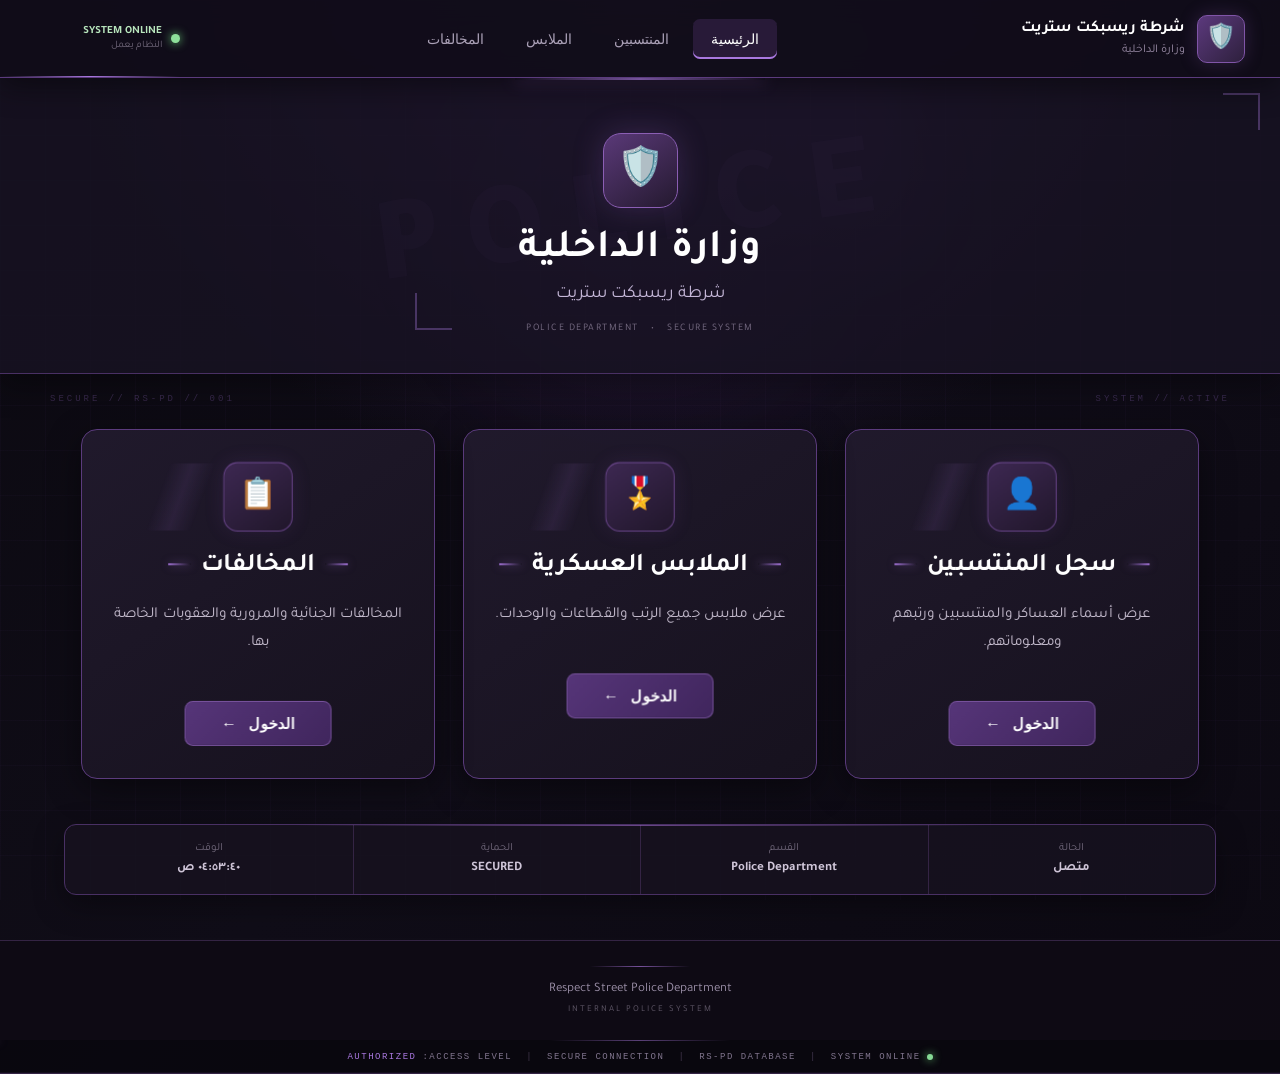
<file: index.html>
<html lang="ar" dir="rtl"><head>
    <meta charset="UTF-8">
    <meta name="viewport" content="width=device-width, initial-scale=1.0">

    <title>شرطة ريسبكت ستريت</title>

    <link rel="stylesheet" href="style.css">
<link rel="preconnect" href="https://fonts.googleapis.com"><link rel="preconnect" href="https://fonts.gstatic.com" crossorigin=""><link href="https://fonts.googleapis.com/css2?family=Tajawal:wght@400;500;700;800;900&amp;display=swap" rel="stylesheet"></head>





<body style="--mouse-x: 99.48717948717949%; --mouse-y: 30.476190476190478%;">

    <!-- الشريط العلوي -->
    <nav class="top-bar">

        <div class="brand">
            <div class="brand-icon">🛡️</div>

            <div>
                <h2>شرطة ريسبكت ستريت</h2>
                <span>وزارة الداخلية</span>
            </div>
        </div>

        <div class="nav-links">

            <button onclick="location.href='index.html'" class="active">
                الرئيسية
            </button>

            <button onclick="location.href='personnel.html'">
                المنتسبين
            </button>

            <button onclick="location.href='uniforms.html'">
                الملابس
            </button>

            <button onclick="location.href='violations.html'">
                المخالفات
            </button>

        </div>

        <div class="system-status">
            <span class="status-dot"></span>

            <div>
                <strong>SYSTEM ONLINE</strong>
                <small>النظام يعمل</small>
            </div>
        </div>

    </nav>


    <!-- الهيدر -->
    <header>

        <div class="header-line"></div>

        <div class="badge">
            🛡️
        </div>

        <h1>وزارة الداخلية</h1>

        <p>شرطة ريسبكت ستريت</p>

        <div class="header-status">
            <span>SECURE SYSTEM</span>
            <span>•</span>
            <span>POLICE DEPARTMENT</span>
        </div>

    </header>


    <!-- المحتوى -->
    <main class="dashboard">

        <div class="card" style="--card-glow-x: 124.66666666666666%; --card-glow-y: -43.78213507625272%; transform: translateY(0px) scale(1);">

            <div class="card-icon">
                👤
            </div>

            <h2>سجل المنتسبين</h2>

            <p>
                عرض أسماء العساكر والمنتسبين
                ورتبهم ومعلوماتهم.
            </p>

            <button onclick="location.href='personnel.html'">
                الدخول
                <span>←</span>
            </button>

        </div>


        <div class="card" style="--card-glow-x: 232.13333333333335%; --card-glow-y: -43.78213507625272%; transform: translateY(0px) scale(1);">

            <div class="card-icon">
                🎖️
            </div>

            <h2>الملابس العسكرية</h2>

            <p>
                عرض ملابس جميع الرتب
                والقطاعات والوحدات.
            </p>

            <button onclick="location.href='uniforms.html'">
                الدخول
                <span>←</span>
            </button>

        </div>


        <div class="card" style="--card-glow-x: 339.59999999999997%; --card-glow-y: -43.78213507625272%; transform: translateY(0px) scale(1);">

            <div class="card-icon">
                📋
            </div>

            <h2>المخالفات</h2>

            <p>
                المخالفات الجنائية والمرورية
                والعقوبات الخاصة بها.
            </p>

            <button onclick="location.href='violations.html'">
                الدخول
                <span>←</span>
            </button>

        </div>

    </main>


    <!-- معلومات النظام -->
    <section class="system-panel">

        <div class="system-item">
            <span>الحالة</span>
            <strong>متصل</strong>
        </div>

        <div class="system-item">
            <span>القسم</span>
            <strong>Police Department</strong>
        </div>

        <div class="system-item">
            <span>الحماية</span>
            <strong>SECURED</strong>
        </div>

        <div class="system-item">
            <span>الوقت</span>
            <strong id="clock">١١:١٦:١١ م</strong>
        </div>

    </section>


    <!-- الفوتر -->
    <footer>

        <div class="footer-line"></div>

        <p>
            Respect Street Police Department
        </p>

        <small>
            INTERNAL POLICE SYSTEM
        </small>

    </footer>


    <script>

        function updateClock() {

            const now = new Date();

            const time =
                now.toLocaleTimeString("ar-IQ", {
                    hour: "2-digit",
                    minute: "2-digit",
                    second: "2-digit"
                });document.getElementById("clock").textContent = time;
        }

        updateClock();

        setInterval(updateClock, 1000);

    </script>
<script>

document.addEventListener("mousemove", function(event) {

    const x =
        (event.clientX / window.innerWidth) * 100;

    const y =
        (event.clientY / window.innerHeight) * 100;

    document.body.style.setProperty(
        "--mouse-x",
        x + "%"
    );

    document.body.style.setProperty(
        "--mouse-y",
        y + "%"
    );


    const cards =
        document.querySelectorAll(".card");

    cards.forEach(function(card) {

        const rect =
            card.getBoundingClientRect();

        const cardX =
            ((event.clientX - rect.left) / rect.width) * 100;

        const cardY =
            ((event.clientY - rect.top) / rect.height) * 100;

        card.style.setProperty(
            "--card-glow-x",
            cardX + "%"
        );

        card.style.setProperty(
            "--card-glow-y",
            cardY + "%"
        );

    });

});

</script>
<script>

const cards = document.querySelectorAll(".card");

cards.forEach(function(card) {

    card.addEventListener("mousemove", function(event) {

        const rect = card.getBoundingClientRect();

        const x =
            event.clientX - rect.left;

        const y =
            event.clientY - rect.top;

        const centerX =
            rect.width / 2;

        const centerY =
            rect.height / 2;

        const rotateY =
            ((x - centerX) / centerX) * 5;

        const rotateX =
            ((centerY - y) / centerY) * 5;

        card.style.transform =
            "perspective(1000px) " +
            "rotateX(" + rotateX + "deg) " +
            "rotateY(" + rotateY + "deg) " +
            "translateY(-10px) " +
            "scale(1.02)";

    });


    card.addEventListener("mouseleave", function() {

        card.style.transform =
            "translateY(0) scale(1)";

    });

});

</script>
<!-- Code injected by live-server -->
<script>
	// <![CDATA[  <-- For SVG support
	if ('WebSocket' in window) {
		(function () {
			function refreshCSS() {
				var sheets = [].slice.call(document.getElementsByTagName("link"));
				var head = document.getElementsByTagName("head")[0];
				for (var i = 0; i < sheets.length; ++i) {
					var elem = sheets[i];
					var parent = elem.parentElement || head;
					parent.removeChild(elem);
					var rel = elem.rel;
					if (elem.href && typeof rel != "string" || rel.length == 0 || rel.toLowerCase() == "stylesheet") {
						var url = elem.href.replace(/(&|\?)_cacheOverride=\d+/, '');
						elem.href = url + (url.indexOf('?') >= 0 ? '&' : '?') + '_cacheOverride=' + (new Date().valueOf());
					}
					parent.appendChild(elem);
				}
			}
			var protocol = window.location.protocol === 'http:' ? 'ws://' : 'wss://';
			var address = protocol + window.location.host + window.location.pathname + '/ws';
			var socket = new WebSocket(address);
			socket.onmessage = function (msg) {
				if (msg.data == 'reload') window.location.reload();
				else if (msg.data == 'refreshcss') refreshCSS();
			};
			if (sessionStorage && !sessionStorage.getItem('IsThisFirstTime_Log_From_LiveServer')) {
				console.log('Live reload enabled.');
				sessionStorage.setItem('IsThisFirstTime_Log_From_LiveServer', true);
			}
		})();
	}
	else {
		console.error('Upgrade your browser. This Browser is NOT supported WebSocket for Live-Reloading.');
	}
	// ]]>
</script>

<div class="page-transition"></div>
<!-- شريط العمليات -->
<div class="operation-bar">

    <div class="operation-item">
        <span class="live-dot"></span>
        SYSTEM ONLINE
    </div>

    <div class="operation-divider">|</div>

    <div class="operation-item">
        RS-PD DATABASE
    </div>

    <div class="operation-divider">|</div>

    <div class="operation-item">
        SECURE CONNECTION
    </div>

    <div class="operation-divider">|</div>

    <div class="operation-item">
        ACCESS LEVEL:
        <strong>AUTHORIZED</strong>
    </div>

    <div class="operation-scan"></div>

</div>
</body></html>
</file>
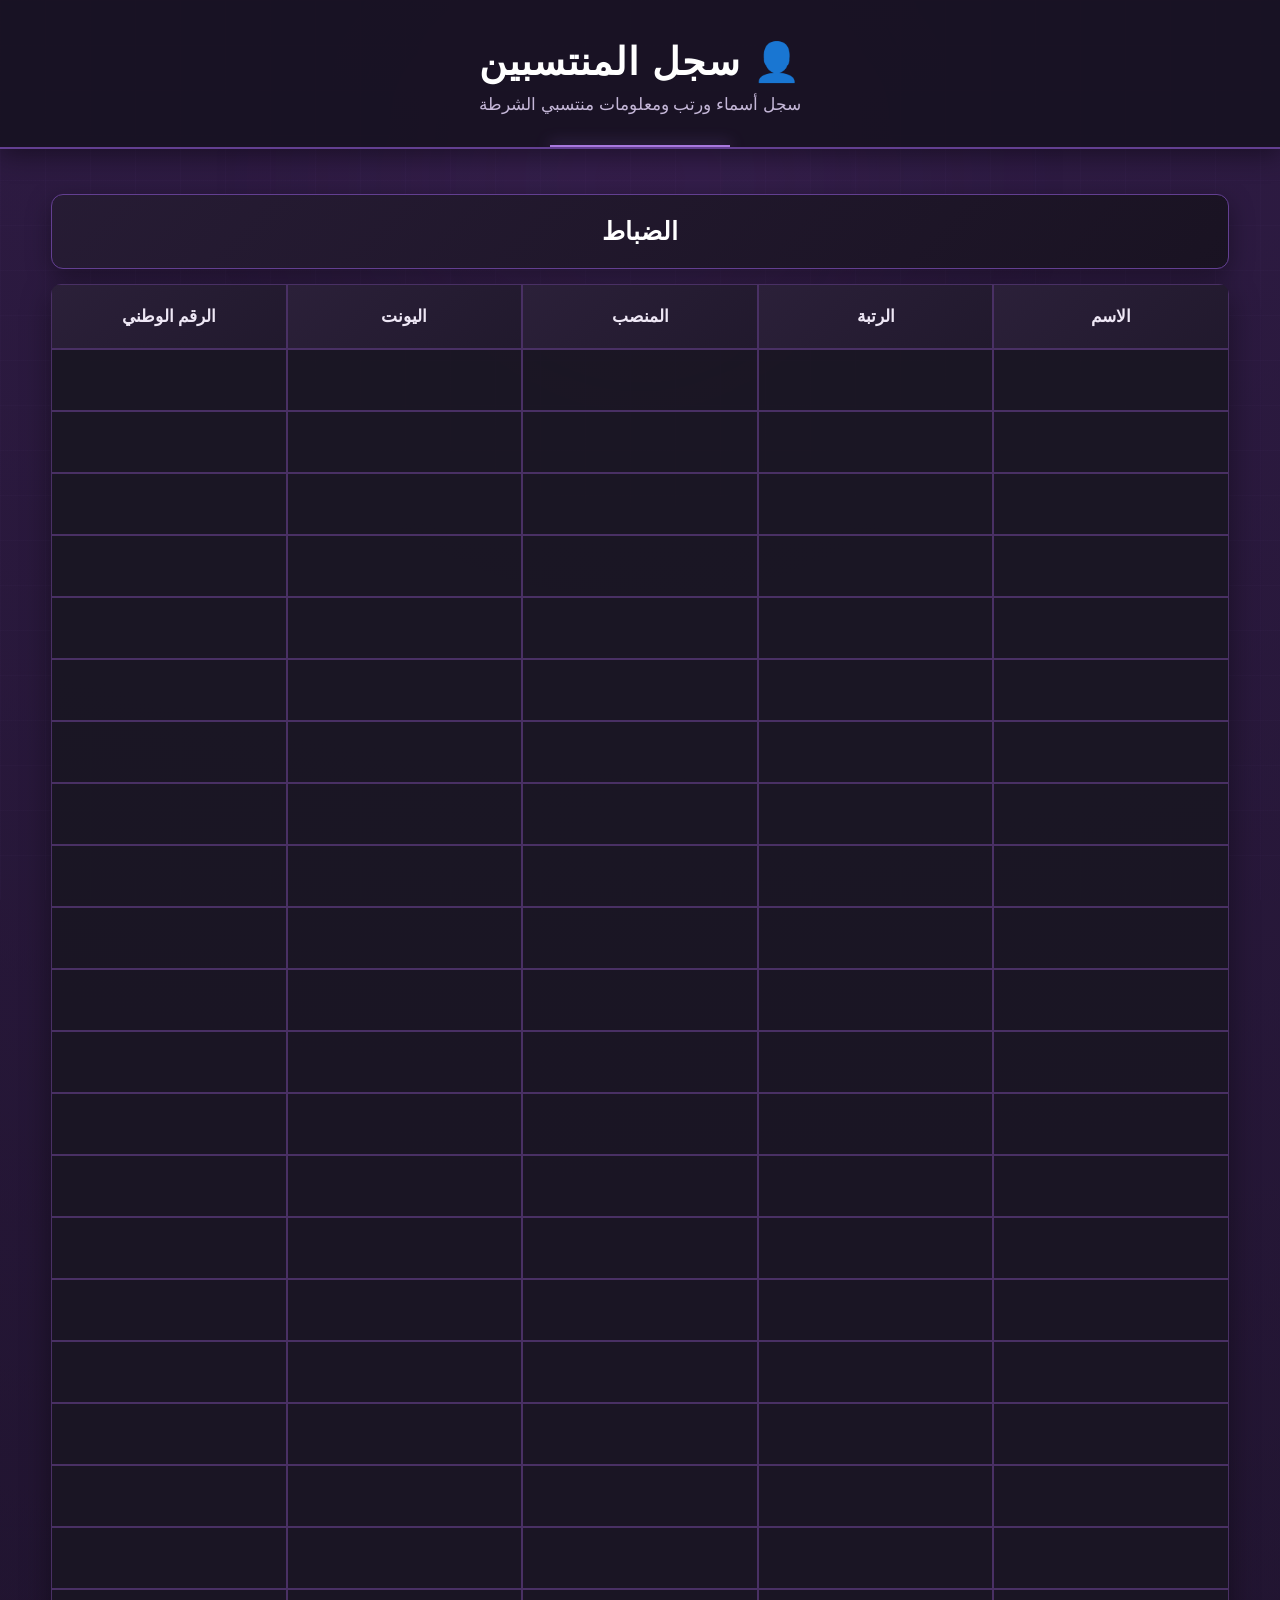
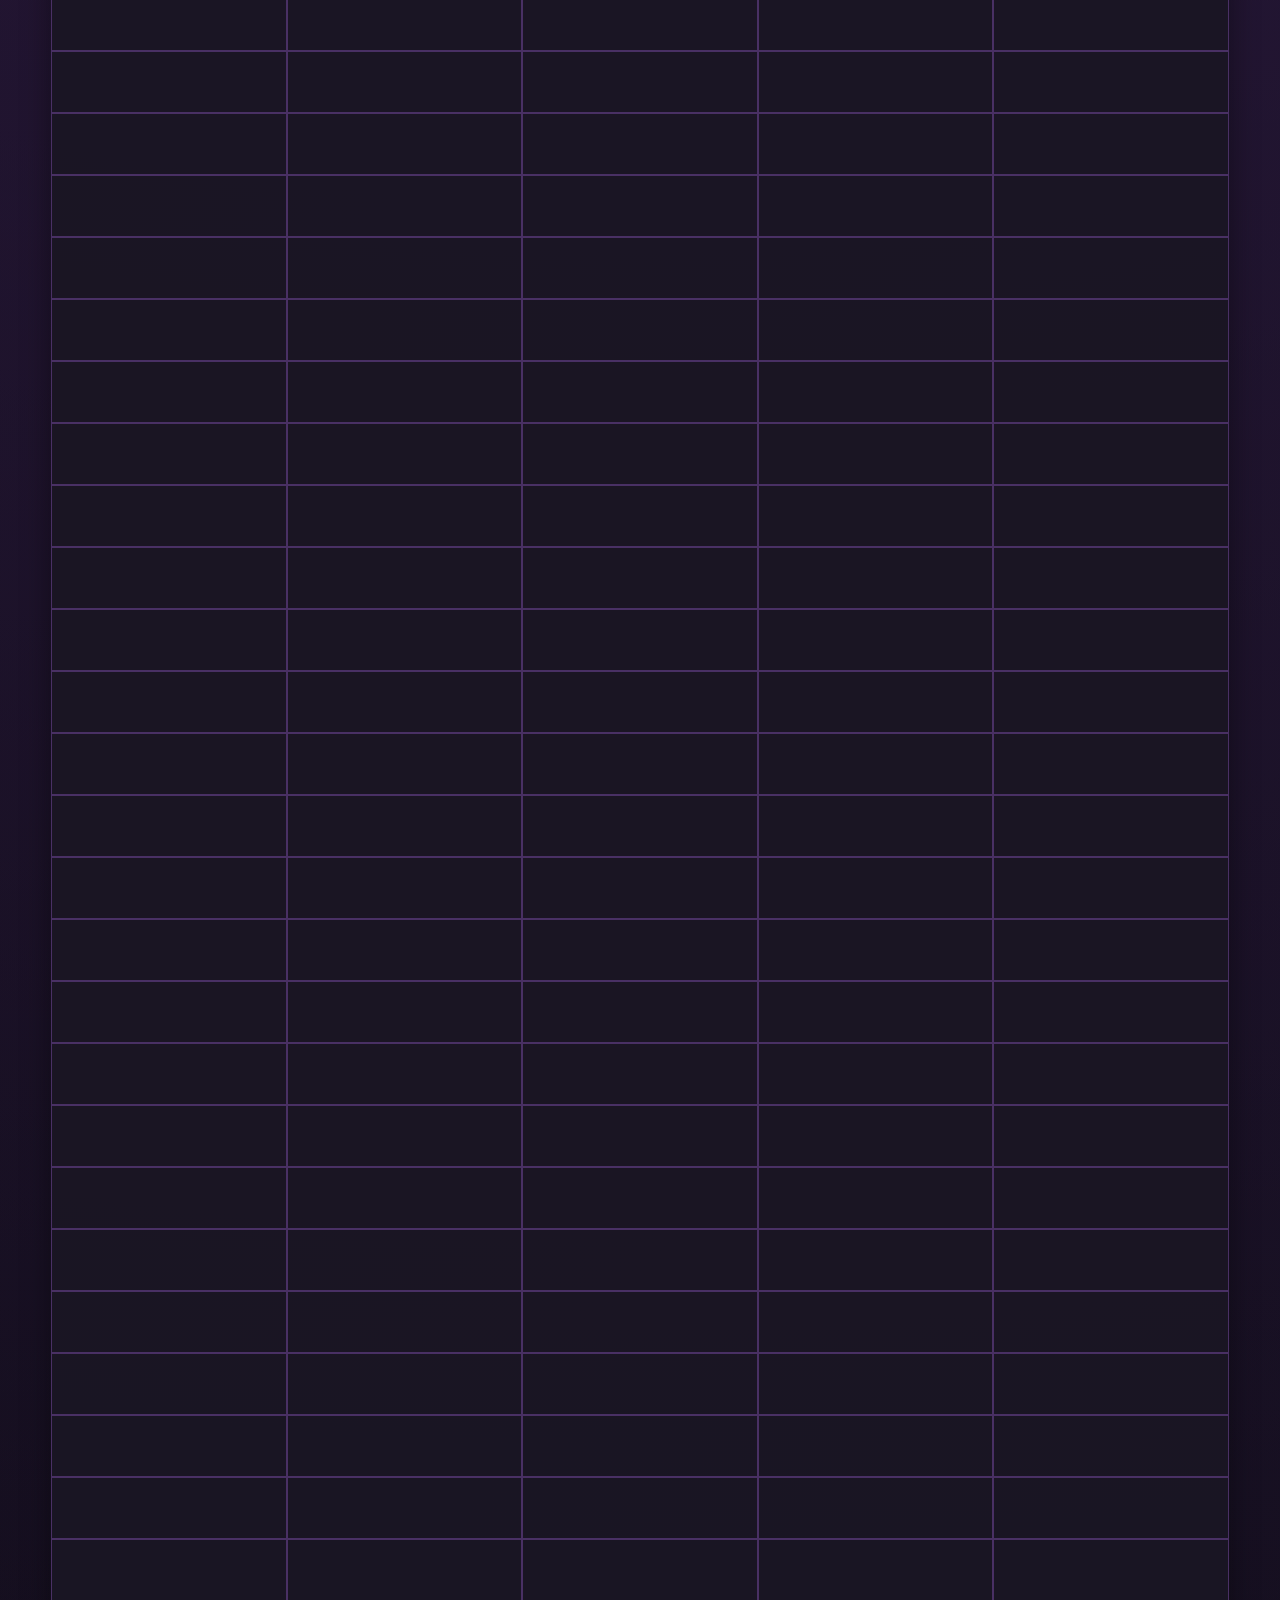
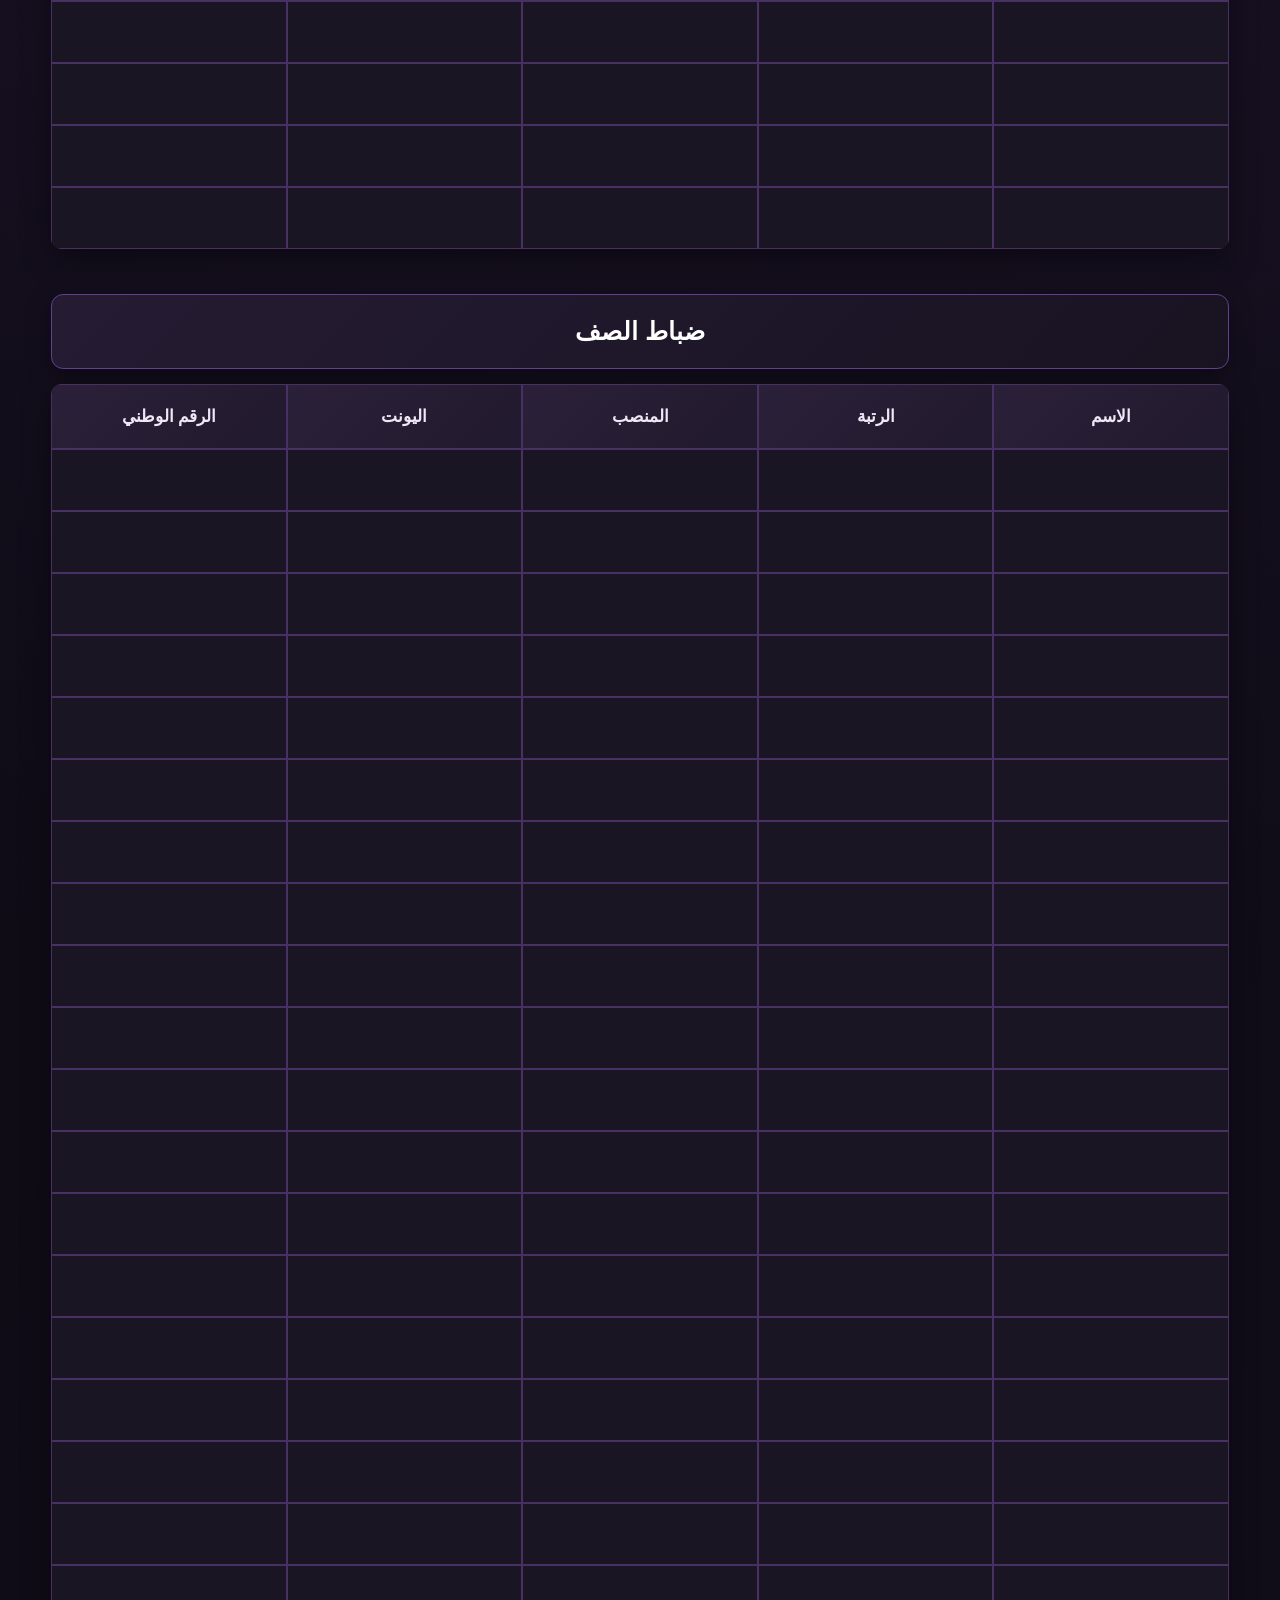
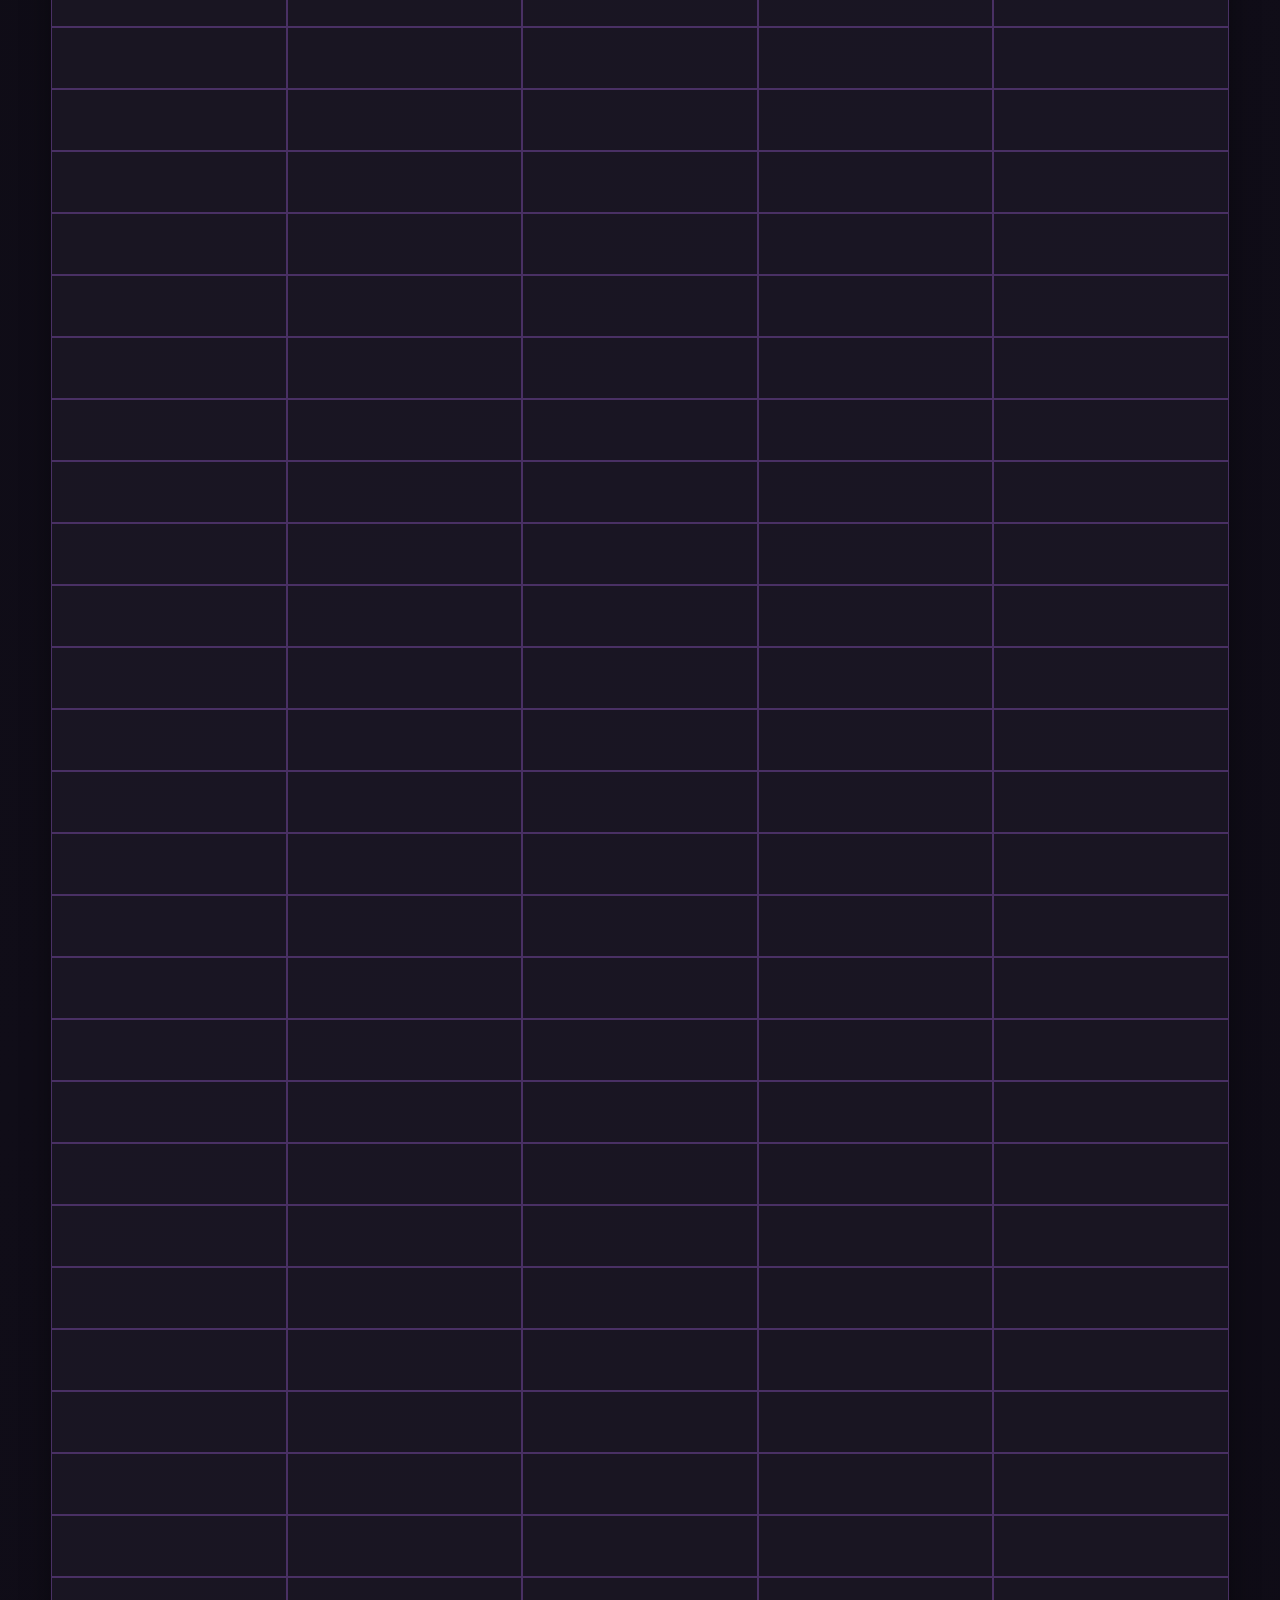
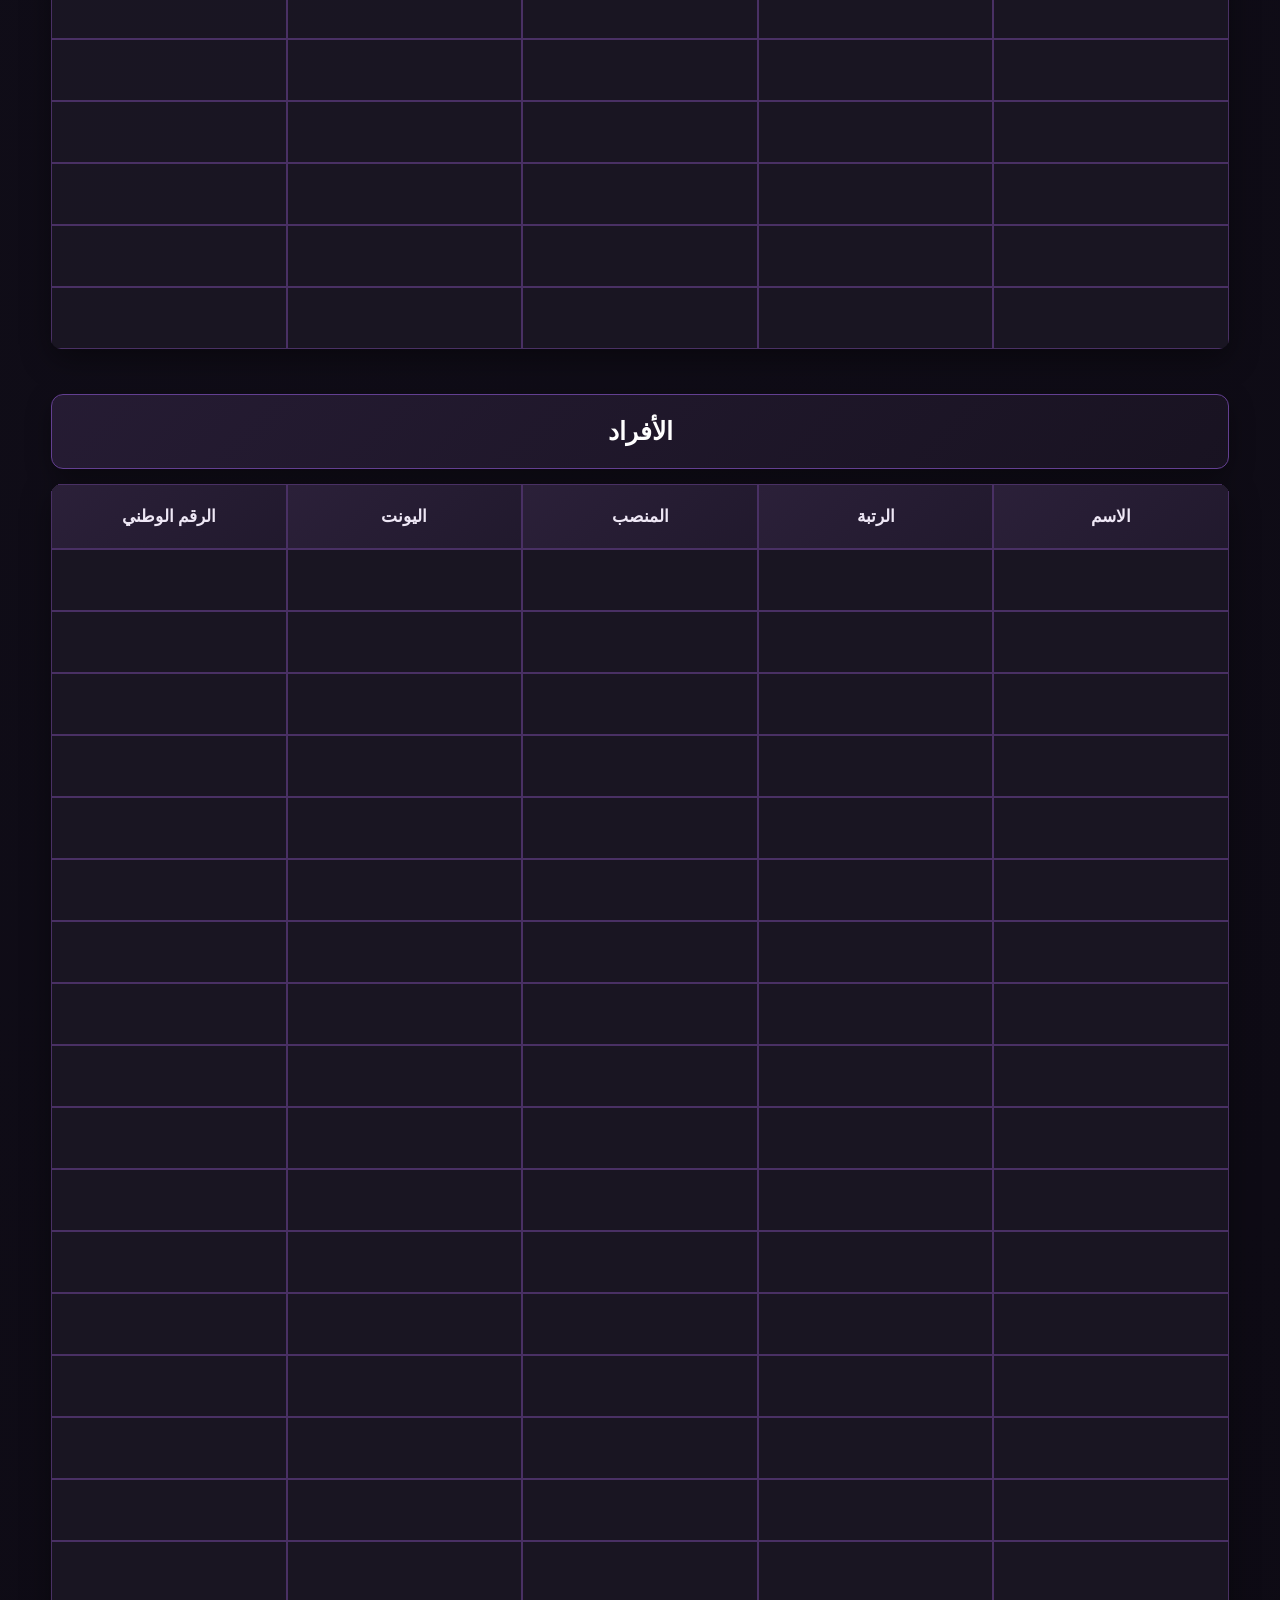
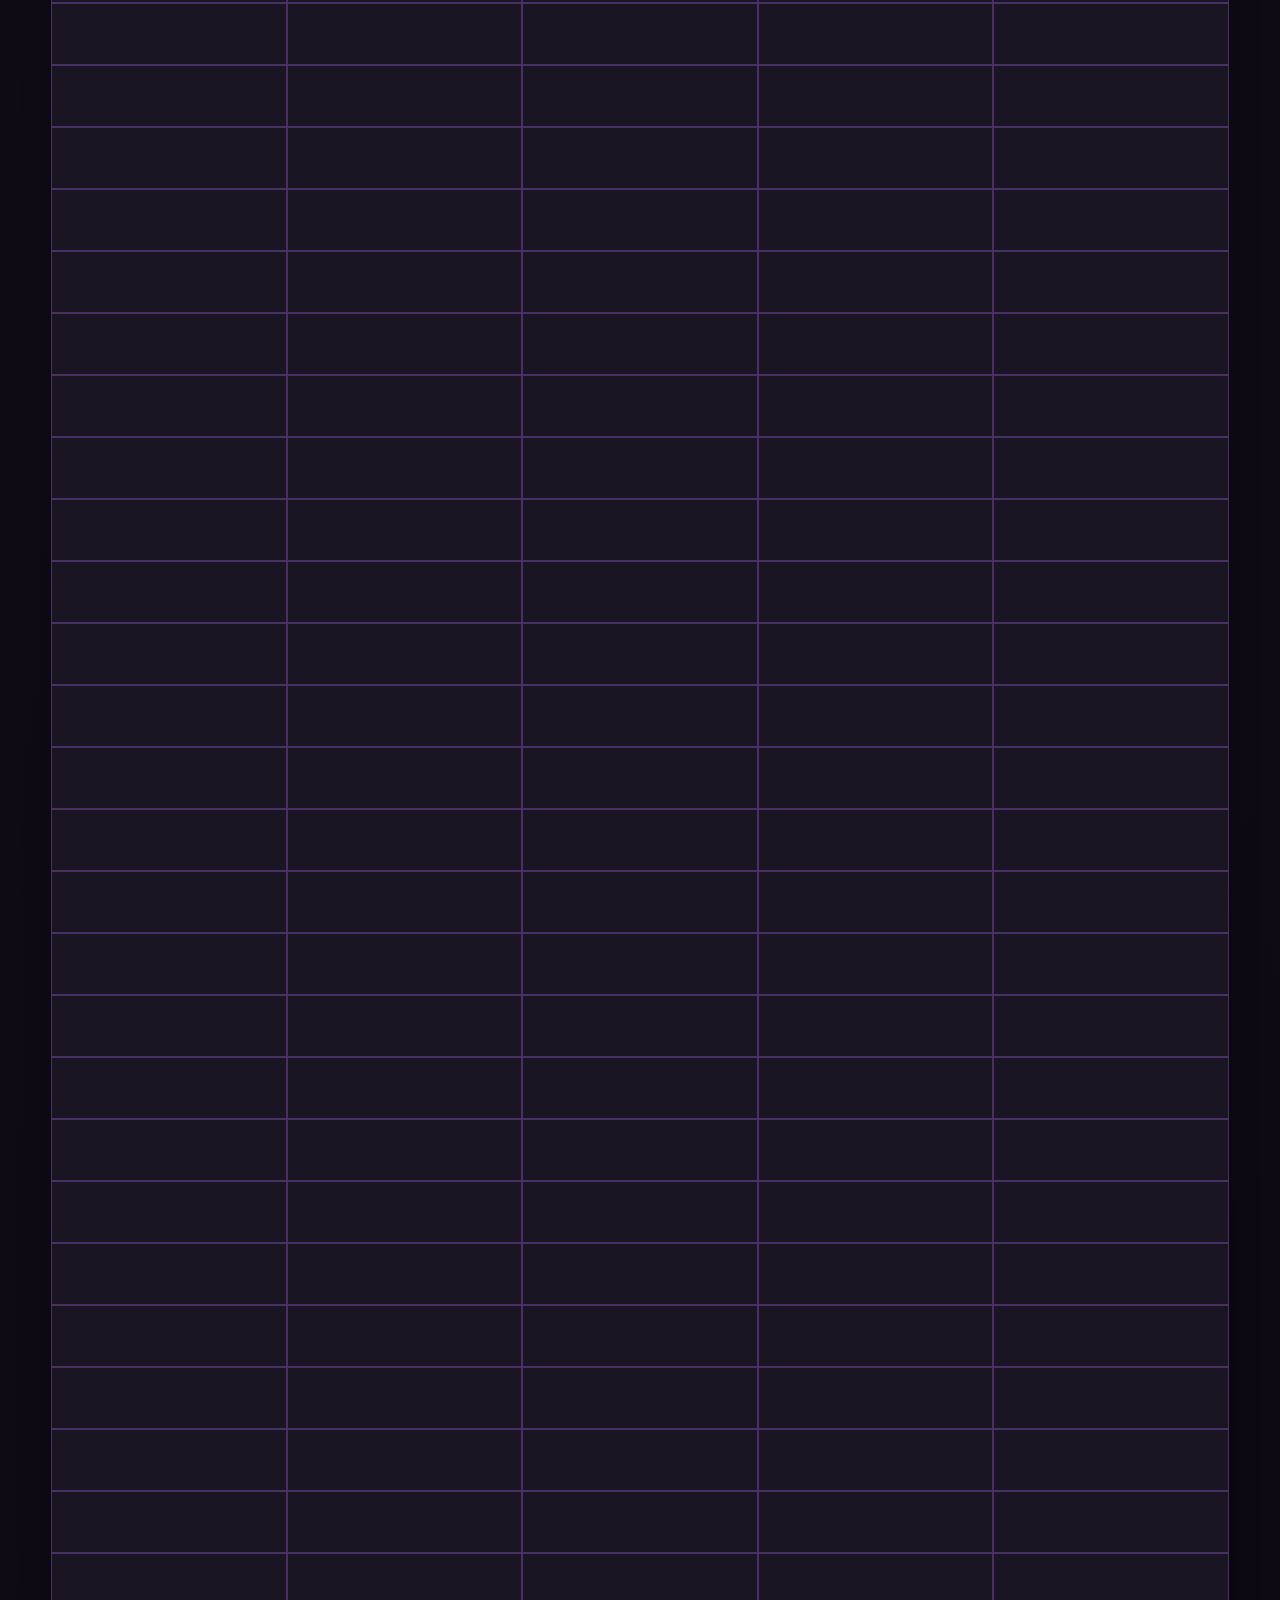
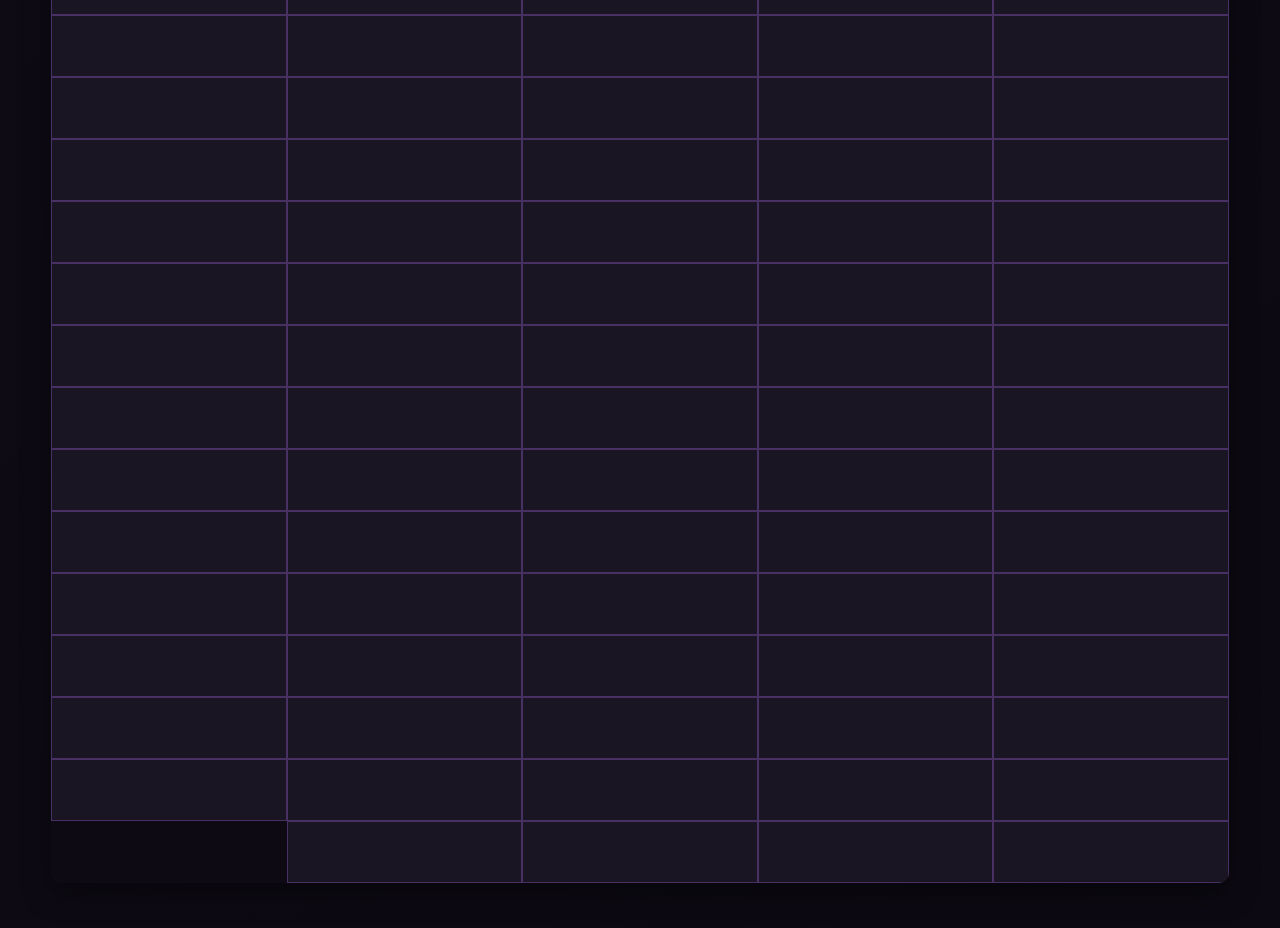
<file: personnel.html>
<!DOCTYPE html>
<html lang="ar" dir="rtl">

<head>

    <meta charset="UTF-8">
    <meta name="viewport" content="width=device-width, initial-scale=1.0">

    <title>سجل المنتسبين</title>

    <style>
* {
    margin: 0;
    padding: 0;
    box-sizing: border-box;
}

body {

    font-family: "tajawal", sans-serif;
    background:
        radial-gradient(circle at 50% -10%, #382052 0%, transparent 45%),
        linear-gradient(135deg, #0b0910, #100d18 50%, #0c0912);

    color: white;

    min-height: 100vh;

    overflow-x: hidden;

    position: relative;
}

/* =========================
   الخلفية التكتيكية
========================= */

body::before {
    content: "";

    position: fixed;

    inset: 0;

    background-image:
        linear-gradient(
            rgba(140, 90, 190, 0.035) 1px,
            transparent 1px
        ),
        linear-gradient(
            90deg,
            rgba(140, 90, 190, 0.035) 1px,
            transparent 1px
        );

    background-size: 45px 45px;

    pointer-events: none;

    z-index: -2;
}

body::after {
    content: "";

    position: fixed;

    width: 500px;
    height: 500px;

    top: 20%;
    left: 50%;

    transform: translate(-50%, -50%);

    background: rgba(111, 63, 155, 0.08);

    filter: blur(100px);

    border-radius: 50%;

    pointer-events: none;

    z-index: -1;

    animation: backgroundGlow 6s ease-in-out infinite alternate;
}

/* =========================
   الهيدر
========================= */

header {
    position: relative;

    text-align: center;

    padding: 40px 20px 32px;

    background: rgba(24, 19, 35, 0.94);

    border-bottom: 2px solid #633f91;

    box-shadow:
        0 5px 25px rgba(0, 0, 0, 0.45);

    animation: headerEnter 0.8s ease;

    overflow: hidden;
}

header::before {
    content: "";

    position: absolute;

    bottom: 0;
    left: 50%;

    width: 180px;
    height: 2px;

    transform: translateX(-50%);

    background: #a978df;

    box-shadow:
        0 0 15px #8c5ab8;

    animation: headerLine 3s ease-in-out infinite;
}

header h1 {
    font-size: 38px;

    margin-bottom: 10px;

    letter-spacing: 1px;
}

header p {
    color: #c5b7d8;

    font-size: 17px;
}

/* =========================
   الأقسام
========================= */

.section {
    width: 92%;

    margin: 45px auto;

    animation: sectionEnter 0.7s ease;
}

/* =========================
   عنوان القسم
========================= */

.section-title {
    position: relative;

    width: 100%;

    padding: 22px;

    background:
        linear-gradient(
            135deg,
            rgba(38, 28, 52, 0.98),
            rgba(25, 19, 34, 0.98)
        );

    border: 1px solid #633f91;

    border-radius: 12px;

    text-align: center;

    font-size: 25px;

    font-weight: bold;

    margin-bottom: 15px;

    box-shadow:
        0 8px 25px rgba(0, 0, 0, 0.35);

    transition:
        border-color 0.3s ease,
        box-shadow 0.3s ease,
        transform 0.3s ease;

    overflow: hidden;
}

/* الخط المتحرك */

.section-title::before {
    content: "";

    position: absolute;

    top: 0;
    left: -100%;

    width: 100%;
    height: 2px;

    background:
        linear-gradient(
            90deg,
            transparent,
            #a978df,
            transparent
        );

    transition: left 0.5s ease;
}

.section-title:hover {
    border-color: #9a6dcc;

    box-shadow:
        0 0 25px rgba(128, 76, 175, 0.2);

    transform: translateY(-2px);
}

.section-title:hover::before {
    left: 100%;
}

/* =========================
   الجدول
========================= */

table {
    width: 100%;

    border-collapse: separate;

    border-spacing: 0;

    overflow: hidden;

    border-radius: 10px;

    box-shadow:
        0 10px 30px rgba(0, 0, 0, 0.4);
}

th,
td {
    border: 1px solid #493064;

    height: 60px;

    text-align: center;

    padding: 0;

    transition:
        background 0.2s ease,
        border-color 0.2s ease;
}

/* رؤوس الأعمدة */

th {
    background:
        linear-gradient(
            135deg,
            #2b2039,
            #21192d
        );

    font-size: 17px;

    color: #eee7f5;

    height: 65px;

    position: sticky;

    top: 0;

    z-index: 5;
}

/* الخانات */

td {
    background: rgba(27, 22, 36, 0.96);
}/* حركة الصف */

tr:hover td {
    background: #241b31;

    border-color: #69458c;
}

/* =========================
   خانات الإدخال
========================= */

.input-cell {
    width: 100%;

    height: 60px;

    border: none;

    outline: none;

    background: transparent;

    color: white;

    text-align: center;

    font-size: 16px;

    padding: 10px;

    transition:
        background 0.2s ease,
        box-shadow 0.2s ease;
}

.input-cell::placeholder {
    color: #766b82;
}

.input-cell:focus {
    background: #241b31;

    box-shadow:
        inset 0 0 0 2px #9a6dcc,
        0 0 15px rgba(140, 90, 190, 0.12);
}

/* =========================
   الفوتر
========================= */

footer {
    text-align: center;

    padding: 25px;

    margin-top: 60px;

    background: rgba(15, 11, 21, 0.95);

    border-top: 1px solid #342444;

    color: #9d91aa;

    font-size: 14px;
}

/* =========================
   الحركات
========================= */

@keyframes headerEnter {

    from {
        opacity: 0;

        transform: translateY(-20px);
    }

    to {
        opacity: 1;

        transform: translateY(0);
    }
}

@keyframes sectionEnter {

    from {
        opacity: 0;

        transform: translateY(20px);
    }

    to {
        opacity: 1;

        transform: translateY(0);
    }
}

@keyframes backgroundGlow {

    from {
        opacity: 0.5;

        transform:
            translate(-50%, -50%)
            scale(0.9);
    }

    to {
        opacity: 1;

        transform:
            translate(-50%, -50%)
            scale(1.1);
    }
}

@keyframes headerLine {

    0% {
        width: 100px;

        opacity: 0.5;
    }

    50% {
        width: 220px;

        opacity: 1;
    }

    100% {
        width: 100px;

        opacity: 0.5;
    }
}

/* =========================
   الشاشات الصغيرة
========================= */

@media (max-width: 900px) {

    .section {
        width: 96%;
    }

    table {
        min-width: 800px;
    }

    .section {
        overflow-x: auto;
    }

    header h1 {
        font-size: 30px;
    }
}

    </style>

</head>

<body>


<header>

    <h1>👤 سجل المنتسبين</h1>

    <p>سجل أسماء ورتب ومعلومات منتسبي الشرطة</p>

</header>


<div class="section">

    <div class="section-title">
        الضباط
    </div>


    <table>

        <tr>
            <th>الاسم</th>
            <th>الرتبة</th>
            <th>المنصب</th>
            <th>اليونت</th>
            <th>الرقم الوطني</th>
        </tr>


        <!-- 1 -->
        <tr>
            <td><input class="input-cell" type="text"></td>
            <td><input class="input-cell" type="text"></td>
            <td><input class="input-cell" type="text"></td>
            <td><input class="input-cell" type="text"></td>
            <td><input class="input-cell" type="text"></td>
        </tr>

        <!-- 2 -->
        <tr>
            <td><input class="input-cell" type="text"></td>
            <td><input class="input-cell" type="text"></td>
            <td><input class="input-cell" type="text"></td>
            <td><input class="input-cell" type="text"></td>
            <td><input class="input-cell" type="text"></td>
        </tr>

        <!-- 3 -->
        <tr>
            <td><input class="input-cell" type="text"></td>
            <td><input class="input-cell" type="text"></td>
            <td><input class="input-cell" type="text"></td>
            <td><input class="input-cell" type="text"></td>
            <td><input class="input-cell" type="text"></td>
        </tr>

        <!-- 4 -->
        <tr>
            <td><input class="input-cell" type="text"></td>
            <td><input class="input-cell" type="text"></td>
            <td><input class="input-cell" type="text"></td>
            <td><input class="input-cell" type="text"></td>
            <td><input class="input-cell" type="text"></td>
        </tr><!-- 5 -->
        <tr>
            <td><input class="input-cell" type="text"></td>
            <td><input class="input-cell" type="text"></td>
            <td><input class="input-cell" type="text"></td>
            <td><input class="input-cell" type="text"></td>
            <td><input class="input-cell" type="text"></td>
        </tr>

        <!-- 6 -->
        <tr>
            <td><input class="input-cell" type="text"></td>
            <td><input class="input-cell" type="text"></td>
            <td><input class="input-cell" type="text"></td>
            <td><input class="input-cell" type="text"></td>
            <td><input class="input-cell" type="text"></td>
        </tr>

        <!-- 7 -->
        <tr>
            <td><input class="input-cell" type="text"></td>
            <td><input class="input-cell" type="text"></td>
            <td><input class="input-cell" type="text"></td>
            <td><input class="input-cell" type="text"></td>
            <td><input class="input-cell" type="text"></td>
        </tr>

        <!-- 8 -->
        <tr>
            <td><input class="input-cell" type="text"></td>
            <td><input class="input-cell" type="text"></td>
            <td><input class="input-cell" type="text"></td>
            <td><input class="input-cell" type="text"></td>
            <td><input class="input-cell" type="text"></td>
        </tr>

        <!-- 9 -->
        <tr>
            <td><input class="input-cell" type="text"></td>
            <td><input class="input-cell" type="text"></td>
            <td><input class="input-cell" type="text"></td>
            <td><input class="input-cell" type="text"></td>
            <td><input class="input-cell" type="text"></td>
        </tr>

        <!-- 10 -->
        <tr>
            <td><input class="input-cell" type="text"></td>
            <td><input class="input-cell" type="text"></td>
            <td><input class="input-cell" type="text"></td>
            <td><input class="input-cell" type="text"></td>
            <td><input class="input-cell" type="text"></td>
        </tr>

        <!-- 11 -->
        <tr>
            <td><input class="input-cell" type="text"></td>
            <td><input class="input-cell" type="text"></td>
            <td><input class="input-cell" type="text"></td>
            <td><input class="input-cell" type="text"></td>
            <td><input class="input-cell" type="text"></td>
        </tr>

        <!-- 12 -->
        <tr>
            <td><input class="input-cell" type="text"></td>
            <td><input class="input-cell" type="text"></td>
            <td><input class="input-cell" type="text"></td>
            <td><input class="input-cell" type="text"></td>
            <td><input class="input-cell" type="text"></td>
        </tr>

        <!-- 13 -->
        <tr>
            <td><input class="input-cell" type="text"></td>
            <td><input class="input-cell" type="text"></td>
            <td><input class="input-cell" type="text"></td>
            <td><input class="input-cell" type="text"></td>
            <td><input class="input-cell" type="text"></td>
        </tr>

        <!-- 14 -->
        <tr>
            <td><input class="input-cell" type="text"></td>
            <td><input class="input-cell" type="text"></td>
            <td><input class="input-cell" type="text"></td>
            <td><input class="input-cell" type="text"></td>
            <td><input class="input-cell" type="text"></td>
        </tr>

        <!-- 15 -->
        <tr>
            <td><input class="input-cell" type="text"></td>
            <td><input class="input-cell" type="text"></td>
            <td><input class="input-cell" type="text"></td>
            <td><input class="input-cell" type="text"></td>
            <td><input class="input-cell" type="text"></td>
        </tr><!-- 16 -->
        <tr>
            <td><input class="input-cell" type="text"></td>
            <td><input class="input-cell" type="text"></td>
            <td><input class="input-cell" type="text"></td>
            <td><input class="input-cell" type="text"></td>
            <td><input class="input-cell" type="text"></td>
        </tr>

        <!-- 17 -->
        <tr>
            <td><input class="input-cell" type="text"></td>
            <td><input class="input-cell" type="text"></td>
            <td><input class="input-cell" type="text"></td>
            <td><input class="input-cell" type="text"></td>
            <td><input class="input-cell" type="text"></td>
        </tr>

        <!-- 18 -->
        <tr>
            <td><input class="input-cell" type="text"></td>
            <td><input class="input-cell" type="text"></td>
            <td><input class="input-cell" type="text"></td>
            <td><input class="input-cell" type="text"></td>
            <td><input class="input-cell" type="text"></td>
        </tr>

        <!-- 19 -->
        <tr>
            <td><input class="input-cell" type="text"></td>
            <td><input class="input-cell" type="text"></td>
            <td><input class="input-cell" type="text"></td>
            <td><input class="input-cell" type="text"></td>
            <td><input class="input-cell" type="text"></td>
        </tr>

        <!-- 20 -->
        <tr>
            <td><input class="input-cell" type="text"></td>
            <td><input class="input-cell" type="text"></td>
            <td><input class="input-cell" type="text"></td>
            <td><input class="input-cell" type="text"></td>
            <td><input class="input-cell" type="text"></td>
        </tr>

        <!-- 21 -->
        <tr>
            <td><input class="input-cell" type="text"></td>
            <td><input class="input-cell" type="text"></td>
            <td><input class="input-cell" type="text"></td>
            <td><input class="input-cell" type="text"></td>
            <td><input class="input-cell" type="text"></td>
        </tr>

        <!-- 22 -->
        <tr>
            <td><input class="input-cell" type="text"></td>
            <td><input class="input-cell" type="text"></td>
            <td><input class="input-cell" type="text"></td>
            <td><input class="input-cell" type="text"></td>
            <td><input class="input-cell" type="text"></td>
        </tr>

        <!-- 23 -->
        <tr>
            <td><input class="input-cell" type="text"></td>
            <td><input class="input-cell" type="text"></td>
            <td><input class="input-cell" type="text"></td>
            <td><input class="input-cell" type="text"></td>
            <td><input class="input-cell" type="text"></td>
        </tr>

        <!-- 24 -->
        <tr>
            <td><input class="input-cell" type="text"></td>
            <td><input class="input-cell" type="text"></td>
            <td><input class="input-cell" type="text"></td>
            <td><input class="input-cell" type="text"></td>
            <td><input class="input-cell" type="text"></td>
        </tr>

        <!-- 25 -->
        <tr>
            <td><input class="input-cell" type="text"></td>
            <td><input class="input-cell" type="text"></td>
            <td><input class="input-cell" type="text"></td>
            <td><input class="input-cell" type="text"></td>
            <td><input class="input-cell" type="text"></td>
        </tr>

        <!-- 26 -->
        <tr>
            <td><input class="input-cell" type="text"></td>
            <td><input class="input-cell" type="text"></td>
            <td><input class="input-cell" type="text"></td>
            <td><input class="input-cell" type="text"></td>
            <td><input class="input-cell" type="text"></td>
        </tr><!-- 27 -->
        <tr>
            <td><input class="input-cell" type="text"></td>
            <td><input class="input-cell" type="text"></td>
            <td><input class="input-cell" type="text"></td>
            <td><input class="input-cell" type="text"></td>
            <td><input class="input-cell" type="text"></td>
        </tr>

        <!-- 28 -->
        <tr>
            <td><input class="input-cell" type="text"></td>
            <td><input class="input-cell" type="text"></td>
            <td><input class="input-cell" type="text"></td>
            <td><input class="input-cell" type="text"></td>
            <td><input class="input-cell" type="text"></td>
        </tr>

        <!-- 29 -->
        <tr>
            <td><input class="input-cell" type="text"></td>
            <td><input class="input-cell" type="text"></td>
            <td><input class="input-cell" type="text"></td>
            <td><input class="input-cell" type="text"></td>
            <td><input class="input-cell" type="text"></td>
        </tr>

        <!-- 30 -->
        <tr>
            <td><input class="input-cell" type="text"></td>
            <td><input class="input-cell" type="text"></td>
            <td><input class="input-cell" type="text"></td>
            <td><input class="input-cell" type="text"></td>
            <td><input class="input-cell" type="text"></td>
        </tr>

        <!-- 31 -->
        <tr>
            <td><input class="input-cell" type="text"></td>
            <td><input class="input-cell" type="text"></td>
            <td><input class="input-cell" type="text"></td>
            <td><input class="input-cell" type="text"></td>
            <td><input class="input-cell" type="text"></td>
        </tr>

        <!-- 32 -->
        <tr>
            <td><input class="input-cell" type="text"></td>
            <td><input class="input-cell" type="text"></td>
            <td><input class="input-cell" type="text"></td>
            <td><input class="input-cell" type="text"></td>
            <td><input class="input-cell" type="text"></td>
        </tr>

        <!-- 33 -->
        <tr>
            <td><input class="input-cell" type="text"></td>
            <td><input class="input-cell" type="text"></td>
            <td><input class="input-cell" type="text"></td>
            <td><input class="input-cell" type="text"></td>
            <td><input class="input-cell" type="text"></td>
        </tr>

        <!-- 34 -->
        <tr>
            <td><input class="input-cell" type="text"></td>
            <td><input class="input-cell" type="text"></td>
            <td><input class="input-cell" type="text"></td>
            <td><input class="input-cell" type="text"></td>
            <td><input class="input-cell" type="text"></td>
        </tr>

        <!-- 35 -->
        <tr>
            <td><input class="input-cell" type="text"></td>
            <td><input class="input-cell" type="text"></td>
            <td><input class="input-cell" type="text"></td>
            <td><input class="input-cell" type="text"></td>
            <td><input class="input-cell" type="text"></td>
        </tr>

        <!-- 36 -->
        <tr>
            <td><input class="input-cell" type="text"></td>
            <td><input class="input-cell" type="text"></td>
            <td><input class="input-cell" type="text"></td>
            <td><input class="input-cell" type="text"></td>
            <td><input class="input-cell" type="text"></td>
        </tr>

        <!-- 37 -->
        <tr>
            <td><input class="input-cell" type="text"></td>
            <td><input class="input-cell" type="text"></td>
            <td><input class="input-cell" type="text"></td>
            <td><input class="input-cell" type="text"></td>
            <td><input class="input-cell" type="text"></td>
        </tr><!-- 38 -->
        <tr>
            <td><input class="input-cell" type="text"></td>
            <td><input class="input-cell" type="text"></td>
            <td><input class="input-cell" type="text"></td>
            <td><input class="input-cell" type="text"></td>
            <td><input class="input-cell" type="text"></td>
        </tr>

        <!-- 39 -->
        <tr>
            <td><input class="input-cell" type="text"></td>
            <td><input class="input-cell" type="text"></td>
            <td><input class="input-cell" type="text"></td>
            <td><input class="input-cell" type="text"></td>
            <td><input class="input-cell" type="text"></td>
        </tr>

        <!-- 40 -->
        <tr>
            <td><input class="input-cell" type="text"></td>
            <td><input class="input-cell" type="text"></td>
            <td><input class="input-cell" type="text"></td>
            <td><input class="input-cell" type="text"></td>
            <td><input class="input-cell" type="text"></td>
        </tr>

        <!-- 41 -->
        <tr>
            <td><input class="input-cell" type="text"></td>
            <td><input class="input-cell" type="text"></td>
            <td><input class="input-cell" type="text"></td>
            <td><input class="input-cell" type="text"></td>
            <td><input class="input-cell" type="text"></td>
        </tr>

        <!-- 42 -->
        <tr>
            <td><input class="input-cell" type="text"></td>
            <td><input class="input-cell" type="text"></td>
            <td><input class="input-cell" type="text"></td>
            <td><input class="input-cell" type="text"></td>
            <td><input class="input-cell" type="text"></td>
        </tr>

        <!-- 43 -->
        <tr>
            <td><input class="input-cell" type="text"></td>
            <td><input class="input-cell" type="text"></td>
            <td><input class="input-cell" type="text"></td>
            <td><input class="input-cell" type="text"></td>
            <td><input class="input-cell" type="text"></td>
        </tr>

        <!-- 44 -->
        <tr>
            <td><input class="input-cell" type="text"></td>
            <td><input class="input-cell" type="text"></td>
            <td><input class="input-cell" type="text"></td>
            <td><input class="input-cell" type="text"></td>
            <td><input class="input-cell" type="text"></td>
        </tr>

        <!-- 45 -->
        <tr>
            <td><input class="input-cell" type="text"></td>
            <td><input class="input-cell" type="text"></td>
            <td><input class="input-cell" type="text"></td>
            <td><input class="input-cell" type="text"></td>
            <td><input class="input-cell" type="text"></td>
        </tr>

        <!-- 46 -->
        <tr>
            <td><input class="input-cell" type="text"></td>
            <td><input class="input-cell" type="text"></td>
            <td><input class="input-cell" type="text"></td>
            <td><input class="input-cell" type="text"></td>
            <td><input class="input-cell" type="text"></td>
        </tr>

        <!-- 47 -->
        <tr>
            <td><input class="input-cell" type="text"></td>
            <td><input class="input-cell" type="text"></td>
            <td><input class="input-cell" type="text"></td>
            <td><input class="input-cell" type="text"></td>
            <td><input class="input-cell" type="text"></td>
        </tr>

        <!-- 48 -->
        <tr>
            <td><input class="input-cell" type="text"></td>
            <td><input class="input-cell" type="text"></td>
            <td><input class="input-cell" type="text"></td>
            <td><input class="input-cell" type="text"></td>
            <td><input class="input-cell" type="text"></td>
        </tr><!-- 49 -->
        <tr>
            <td><input class="input-cell" type="text"></td>
            <td><input class="input-cell" type="text"></td>
            <td><input class="input-cell" type="text"></td>
            <td><input class="input-cell" type="text"></td>
            <td><input class="input-cell" type="text"></td>
        </tr>

        <!-- 50 -->
        <tr>
            <td><input class="input-cell" type="text"></td>
            <td><input class="input-cell" type="text"></td>
            <td><input class="input-cell" type="text"></td>
            <td><input class="input-cell" type="text"></td>
            <td><input class="input-cell" type="text"></td>
        </tr>

    </table>

</div><!-- ضباط الصف -->

<div class="section">

    <div class="section-title">
        ضباط الصف
    </div>

    <table>

        <tr>
            <th>الاسم</th>
            <th>الرتبة</th>
            <th>المنصب</th>
            <th>اليونت</th>
            <th>الرقم الوطني</th>
        </tr>


        <!-- 1 -->
        <tr>
            <td><input class="input-cell" type="text"></td>
            <td><input class="input-cell" type="text"></td>
            <td><input class="input-cell" type="text"></td>
            <td><input class="input-cell" type="text"></td>
            <td><input class="input-cell" type="text"></td>
        </tr>

        <!-- 2 -->
        <tr>
            <td><input class="input-cell" type="text"></td>
            <td><input class="input-cell" type="text"></td>
            <td><input class="input-cell" type="text"></td>
            <td><input class="input-cell" type="text"></td>
            <td><input class="input-cell" type="text"></td>
        </tr>

        <!-- 3 -->
        <tr>
            <td><input class="input-cell" type="text"></td>
            <td><input class="input-cell" type="text"></td>
            <td><input class="input-cell" type="text"></td>
            <td><input class="input-cell" type="text"></td>
            <td><input class="input-cell" type="text"></td>
        </tr>

        <!-- 4 -->
        <tr>
            <td><input class="input-cell" type="text"></td>
            <td><input class="input-cell" type="text"></td>
            <td><input class="input-cell" type="text"></td>
            <td><input class="input-cell" type="text"></td>
            <td><input class="input-cell" type="text"></td>
        </tr>

        <!-- 5 -->
        <tr>
            <td><input class="input-cell" type="text"></td>
            <td><input class="input-cell" type="text"></td>
            <td><input class="input-cell" type="text"></td>
            <td><input class="input-cell" type="text"></td>
            <td><input class="input-cell" type="text"></td>
        </tr>

        <!-- 6 -->
        <tr>
            <td><input class="input-cell" type="text"></td>
            <td><input class="input-cell" type="text"></td>
            <td><input class="input-cell" type="text"></td>
            <td><input class="input-cell" type="text"></td>
            <td><input class="input-cell" type="text"></td>
        </tr>

        <!-- 7 -->
        <tr>
            <td><input class="input-cell" type="text"></td>
            <td><input class="input-cell" type="text"></td>
            <td><input class="input-cell" type="text"></td>
            <td><input class="input-cell" type="text"></td>
            <td><input class="input-cell" type="text"></td>
        </tr>

        <!-- 8 -->
        <tr>
            <td><input class="input-cell" type="text"></td>
            <td><input class="input-cell" type="text"></td>
            <td><input class="input-cell" type="text"></td>
            <td><input class="input-cell" type="text"></td>
            <td><input class="input-cell" type="text"></td>
        </tr>

        <!-- 9 -->
        <tr>
            <td><input class="input-cell" type="text"></td>
            <td><input class="input-cell" type="text"></td>
            <td><input class="input-cell" type="text"></td>
            <td><input class="input-cell" type="text"></td>
            <td><input class="input-cell" type="text"></td>
        </tr>

        <!-- 10 -->
        <tr>
            <td><input class="input-cell" type="text"></td>
            <td><input class="input-cell" type="text"></td>
            <td><input class="input-cell" type="text"></td>
            <td><input class="input-cell" type="text"></td>
            <td><input class="input-cell" type="text"></td>
        </tr>

        <!-- 11 -->
        <tr>
            <td><input class="input-cell" type="text"></td><td><input class="input-cell" type="text"></td>
            <td><input class="input-cell" type="text"></td>
            <td><input class="input-cell" type="text"></td>
            <td><input class="input-cell" type="text"></td>
        </tr>

        <!-- 12 -->
        <tr>
            <td><input class="input-cell" type="text"></td>
            <td><input class="input-cell" type="text"></td>
            <td><input class="input-cell" type="text"></td>
            <td><input class="input-cell" type="text"></td>
            <td><input class="input-cell" type="text"></td>
        </tr>

        <!-- 13 -->
        <tr>
            <td><input class="input-cell" type="text"></td>
            <td><input class="input-cell" type="text"></td>
            <td><input class="input-cell" type="text"></td>
            <td><input class="input-cell" type="text"></td>
            <td><input class="input-cell" type="text"></td>
        </tr>

        <!-- 14 -->
        <tr>
            <td><input class="input-cell" type="text"></td>
            <td><input class="input-cell" type="text"></td>
            <td><input class="input-cell" type="text"></td>
            <td><input class="input-cell" type="text"></td>
            <td><input class="input-cell" type="text"></td>
        </tr>

        <!-- 15 -->
        <tr>
            <td><input class="input-cell" type="text"></td>
            <td><input class="input-cell" type="text"></td>
            <td><input class="input-cell" type="text"></td>
            <td><input class="input-cell" type="text"></td>
            <td><input class="input-cell" type="text"></td>
        </tr>

        <!-- 16 -->
        <tr>
            <td><input class="input-cell" type="text"></td>
            <td><input class="input-cell" type="text"></td>
            <td><input class="input-cell" type="text"></td>
            <td><input class="input-cell" type="text"></td>
            <td><input class="input-cell" type="text"></td>
        </tr>

        <!-- 17 -->
        <tr>
            <td><input class="input-cell" type="text"></td>
            <td><input class="input-cell" type="text"></td>
            <td><input class="input-cell" type="text"></td>
            <td><input class="input-cell" type="text"></td>
            <td><input class="input-cell" type="text"></td>
        </tr>

        <!-- 18 -->
        <tr>
            <td><input class="input-cell" type="text"></td>
            <td><input class="input-cell" type="text"></td>
            <td><input class="input-cell" type="text"></td>
            <td><input class="input-cell" type="text"></td>
            <td><input class="input-cell" type="text"></td>
        </tr>

        <!-- 19 -->
        <tr>
            <td><input class="input-cell" type="text"></td>
            <td><input class="input-cell" type="text"></td>
            <td><input class="input-cell" type="text"></td>
            <td><input class="input-cell" type="text"></td>
            <td><input class="input-cell" type="text"></td>
        </tr>

        <!-- 20 -->
        <tr>
            <td><input class="input-cell" type="text"></td>
            <td><input class="input-cell" type="text"></td>
            <td><input class="input-cell" type="text"></td>
            <td><input class="input-cell" type="text"></td>
            <td><input class="input-cell" type="text"></td>
        </tr>

        <!-- 21 -->
        <tr>
            <td><input class="input-cell" type="text"></td>
            <td><input class="input-cell" type="text"></td>
            <td><input class="input-cell" type="text"></td>
            <td><input class="input-cell" type="text"></td>
            <td><input class="input-cell" type="text"></td>
        </tr>

        <!-- 22 -->
        <tr>
            <td><input class="input-cell" type="text"></td>
            <td><input class="input-cell" type="text"></td>
            <td><input class="input-cell" type="text"></td>
            <td><input class="input-cell" type="text"></td>
            <td><input class="input-cell" type="text"></td>
        </tr><!-- 23 -->
        <tr>
            <td><input class="input-cell" type="text"></td>
            <td><input class="input-cell" type="text"></td>
            <td><input class="input-cell" type="text"></td>
            <td><input class="input-cell" type="text"></td>
            <td><input class="input-cell" type="text"></td>
        </tr>

        <!-- 24 -->
        <tr>
            <td><input class="input-cell" type="text"></td>
            <td><input class="input-cell" type="text"></td>
            <td><input class="input-cell" type="text"></td>
            <td><input class="input-cell" type="text"></td>
            <td><input class="input-cell" type="text"></td>
        </tr>

        <!-- 25 -->
        <tr>
            <td><input class="input-cell" type="text"></td>
            <td><input class="input-cell" type="text"></td>
            <td><input class="input-cell" type="text"></td>
            <td><input class="input-cell" type="text"></td>
            <td><input class="input-cell" type="text"></td>
        </tr>

        <!-- 26 -->
        <tr>
            <td><input class="input-cell" type="text"></td>
            <td><input class="input-cell" type="text"></td>
            <td><input class="input-cell" type="text"></td>
            <td><input class="input-cell" type="text"></td>
            <td><input class="input-cell" type="text"></td>
        </tr>

        <!-- 27 -->
        <tr>
            <td><input class="input-cell" type="text"></td>
            <td><input class="input-cell" type="text"></td>
            <td><input class="input-cell" type="text"></td>
            <td><input class="input-cell" type="text"></td>
            <td><input class="input-cell" type="text"></td>
        </tr>

        <!-- 28 -->
        <tr>
            <td><input class="input-cell" type="text"></td>
            <td><input class="input-cell" type="text"></td>
            <td><input class="input-cell" type="text"></td>
            <td><input class="input-cell" type="text"></td>
            <td><input class="input-cell" type="text"></td>
        </tr>

        <!-- 29 -->
        <tr>
            <td><input class="input-cell" type="text"></td>
            <td><input class="input-cell" type="text"></td>
            <td><input class="input-cell" type="text"></td>
            <td><input class="input-cell" type="text"></td>
            <td><input class="input-cell" type="text"></td>
        </tr>

        <!-- 30 -->
        <tr>
            <td><input class="input-cell" type="text"></td>
            <td><input class="input-cell" type="text"></td>
            <td><input class="input-cell" type="text"></td>
            <td><input class="input-cell" type="text"></td>
            <td><input class="input-cell" type="text"></td>
        </tr>

        <!-- 31 -->
        <tr>
            <td><input class="input-cell" type="text"></td>
            <td><input class="input-cell" type="text"></td>
            <td><input class="input-cell" type="text"></td>
            <td><input class="input-cell" type="text"></td>
            <td><input class="input-cell" type="text"></td>
        </tr>

        <!-- 32 -->
        <tr>
            <td><input class="input-cell" type="text"></td>
            <td><input class="input-cell" type="text"></td>
            <td><input class="input-cell" type="text"></td>
            <td><input class="input-cell" type="text"></td>
            <td><input class="input-cell" type="text"></td>
        </tr>

        <!-- 33 -->
        <tr>
            <td><input class="input-cell" type="text"></td>
            <td><input class="input-cell" type="text"></td>
            <td><input class="input-cell" type="text"></td>
            <td><input class="input-cell" type="text"></td>
            <td><input class="input-cell" type="text"></td>
        </tr><!-- 34 -->
        <tr>
            <td><input class="input-cell" type="text"></td>
            <td><input class="input-cell" type="text"></td>
            <td><input class="input-cell" type="text"></td>
            <td><input class="input-cell" type="text"></td>
            <td><input class="input-cell" type="text"></td>
        </tr>

        <!-- 35 -->
        <tr>
            <td><input class="input-cell" type="text"></td>
            <td><input class="input-cell" type="text"></td>
            <td><input class="input-cell" type="text"></td>
            <td><input class="input-cell" type="text"></td>
            <td><input class="input-cell" type="text"></td>
        </tr>

        <!-- 36 -->
        <tr>
            <td><input class="input-cell" type="text"></td>
            <td><input class="input-cell" type="text"></td>
            <td><input class="input-cell" type="text"></td>
            <td><input class="input-cell" type="text"></td>
            <td><input class="input-cell" type="text"></td>
        </tr>

        <!-- 37 -->
        <tr>
            <td><input class="input-cell" type="text"></td>
            <td><input class="input-cell" type="text"></td>
            <td><input class="input-cell" type="text"></td>
            <td><input class="input-cell" type="text"></td>
            <td><input class="input-cell" type="text"></td>
        </tr>

        <!-- 38 -->
        <tr>
            <td><input class="input-cell" type="text"></td>
            <td><input class="input-cell" type="text"></td>
            <td><input class="input-cell" type="text"></td>
            <td><input class="input-cell" type="text"></td>
            <td><input class="input-cell" type="text"></td>
        </tr>

        <!-- 39 -->
        <tr>
            <td><input class="input-cell" type="text"></td>
            <td><input class="input-cell" type="text"></td>
            <td><input class="input-cell" type="text"></td>
            <td><input class="input-cell" type="text"></td>
            <td><input class="input-cell" type="text"></td>
        </tr>

        <!-- 40 -->
        <tr>
            <td><input class="input-cell" type="text"></td>
            <td><input class="input-cell" type="text"></td>
            <td><input class="input-cell" type="text"></td>
            <td><input class="input-cell" type="text"></td>
            <td><input class="input-cell" type="text"></td>
        </tr>

        <!-- 41 -->
        <tr>
            <td><input class="input-cell" type="text"></td>
            <td><input class="input-cell" type="text"></td>
            <td><input class="input-cell" type="text"></td>
            <td><input class="input-cell" type="text"></td>
            <td><input class="input-cell" type="text"></td>
        </tr>

        <!-- 42 -->
        <tr>
            <td><input class="input-cell" type="text"></td>
            <td><input class="input-cell" type="text"></td>
            <td><input class="input-cell" type="text"></td>
            <td><input class="input-cell" type="text"></td>
            <td><input class="input-cell" type="text"></td>
        </tr>

        <!-- 43 -->
        <tr>
            <td><input class="input-cell" type="text"></td>
            <td><input class="input-cell" type="text"></td>
            <td><input class="input-cell" type="text"></td>
            <td><input class="input-cell" type="text"></td>
            <td><input class="input-cell" type="text"></td>
        </tr>

        <!-- 44 -->
        <tr>
            <td><input class="input-cell" type="text"></td>
            <td><input class="input-cell" type="text"></td>
            <td><input class="input-cell" type="text"></td>
            <td><input class="input-cell" type="text"></td>
            <td><input class="input-cell" type="text"></td>
        </tr><!-- 45 -->
        <tr>
            <td><input class="input-cell" type="text"></td>
            <td><input class="input-cell" type="text"></td>
            <td><input class="input-cell" type="text"></td>
            <td><input class="input-cell" type="text"></td>
            <td><input class="input-cell" type="text"></td>
        </tr>

        <!-- 46 -->
        <tr>
            <td><input class="input-cell" type="text"></td>
            <td><input class="input-cell" type="text"></td>
            <td><input class="input-cell" type="text"></td>
            <td><input class="input-cell" type="text"></td>
            <td><input class="input-cell" type="text"></td>
        </tr>

        <!-- 47 -->
        <tr>
            <td><input class="input-cell" type="text"></td>
            <td><input class="input-cell" type="text"></td>
            <td><input class="input-cell" type="text"></td>
            <td><input class="input-cell" type="text"></td>
            <td><input class="input-cell" type="text"></td>
        </tr>

        <!-- 48 -->
        <tr>
            <td><input class="input-cell" type="text"></td>
            <td><input class="input-cell" type="text"></td>
            <td><input class="input-cell" type="text"></td>
            <td><input class="input-cell" type="text"></td>
            <td><input class="input-cell" type="text"></td>
        </tr>

        <!-- 49 -->
        <tr>
            <td><input class="input-cell" type="text"></td>
            <td><input class="input-cell" type="text"></td>
            <td><input class="input-cell" type="text"></td>
            <td><input class="input-cell" type="text"></td>
            <td><input class="input-cell" type="text"></td>
        </tr>

        <!-- 50 -->
        <tr>
            <td><input class="input-cell" type="text"></td>
            <td><input class="input-cell" type="text"></td>
            <td><input class="input-cell" type="text"></td>
            <td><input class="input-cell" type="text"></td>
            <td><input class="input-cell" type="text"></td>
        </tr>

    </table>

</div><!-- الأفراد -->

<div class="section">

    <div class="section-title">
        الأفراد
    </div>

    <table>

        <tr>
            <th>الاسم</th>
            <th>الرتبة</th>
            <th>المنصب</th>
            <th>اليونت</th>
            <th>الرقم الوطني</th>
        </tr>

        <!-- 1 -->
        <tr>
            <td><input class="input-cell" type="text"></td>
            <td><input class="input-cell" type="text"></td>
            <td><input class="input-cell" type="text"></td>
            <td><input class="input-cell" type="text"></td>
            <td><input class="input-cell" type="text"></td>
        </tr>

        <!-- 2 -->
        <tr>
            <td><input class="input-cell" type="text"></td>
            <td><input class="input-cell" type="text"></td>
            <td><input class="input-cell" type="text"></td>
            <td><input class="input-cell" type="text"></td>
            <td><input class="input-cell" type="text"></td>
        </tr>

        <!-- 3 -->
        <tr>
            <td><input class="input-cell" type="text"></td>
            <td><input class="input-cell" type="text"></td>
            <td><input class="input-cell" type="text"></td>
            <td><input class="input-cell" type="text"></td>
            <td><input class="input-cell" type="text"></td>
        </tr>

        <!-- 4 -->
        <tr>
            <td><input class="input-cell" type="text"></td>
            <td><input class="input-cell" type="text"></td>
            <td><input class="input-cell" type="text"></td>
            <td><input class="input-cell" type="text"></td>
            <td><input class="input-cell" type="text"></td>
        </tr>

        <!-- 5 -->
        <tr>
            <td><input class="input-cell" type="text"></td>
            <td><input class="input-cell" type="text"></td>
            <td><input class="input-cell" type="text"></td>
            <td><input class="input-cell" type="text"></td>
            <td><input class="input-cell" type="text"></td>
        </tr>

        <!-- 6 -->
        <tr>
            <td><input class="input-cell" type="text"></td>
            <td><input class="input-cell" type="text"></td>
            <td><input class="input-cell" type="text"></td>
            <td><input class="input-cell" type="text"></td>
            <td><input class="input-cell" type="text"></td>
        </tr>

        <!-- 7 -->
        <tr>
            <td><input class="input-cell" type="text"></td>
            <td><input class="input-cell" type="text"></td>
            <td><input class="input-cell" type="text"></td>
            <td><input class="input-cell" type="text"></td>
            <td><input class="input-cell" type="text"></td>
        </tr>

        <!-- 8 -->
        <tr>
            <td><input class="input-cell" type="text"></td>
            <td><input class="input-cell" type="text"></td>
            <td><input class="input-cell" type="text"></td>
            <td><input class="input-cell" type="text"></td>
            <td><input class="input-cell" type="text"></td>
        </tr>

        <!-- 9 -->
        <tr>
            <td><input class="input-cell" type="text"></td>
            <td><input class="input-cell" type="text"></td>
            <td><input class="input-cell" type="text"></td>
            <td><input class="input-cell" type="text"></td>
            <td><input class="input-cell" type="text"></td>
        </tr>

        <!-- 10 -->
        <tr>
            <td><input class="input-cell" type="text"></td>
            <td><input class="input-cell" type="text"></td>
            <td><input class="input-cell" type="text"></td>
            <td><input class="input-cell" type="text"></td>
            <td><input class="input-cell" type="text"></td>
        </tr>

        <!-- 11 -->
        <tr>
            <td><input class="input-cell" type="text"></td><td><input class="input-cell" type="text"></td>
            <td><input class="input-cell" type="text"></td>
            <td><input class="input-cell" type="text"></td>
            <td><input class="input-cell" type="text"></td>
        </tr>

        <!-- 12 -->
        <tr>
            <td><input class="input-cell" type="text"></td>
            <td><input class="input-cell" type="text"></td>
            <td><input class="input-cell" type="text"></td>
            <td><input class="input-cell" type="text"></td>
            <td><input class="input-cell" type="text"></td>
        </tr>

        <!-- 13 -->
        <tr>
            <td><input class="input-cell" type="text"></td>
            <td><input class="input-cell" type="text"></td>
            <td><input class="input-cell" type="text"></td>
            <td><input class="input-cell" type="text"></td>
            <td><input class="input-cell" type="text"></td>
        </tr>

        <!-- 14 -->
        <tr>
            <td><input class="input-cell" type="text"></td>
            <td><input class="input-cell" type="text"></td>
            <td><input class="input-cell" type="text"></td>
            <td><input class="input-cell" type="text"></td>
            <td><input class="input-cell" type="text"></td>
        </tr>

        <!-- 15 -->
        <tr>
            <td><input class="input-cell" type="text"></td>
            <td><input class="input-cell" type="text"></td>
            <td><input class="input-cell" type="text"></td>
            <td><input class="input-cell" type="text"></td>
            <td><input class="input-cell" type="text"></td>
        </tr>

        <!-- 16 -->
        <tr>
            <td><input class="input-cell" type="text"></td>
            <td><input class="input-cell" type="text"></td>
            <td><input class="input-cell" type="text"></td>
            <td><input class="input-cell" type="text"></td>
            <td><input class="input-cell" type="text"></td>
        </tr>

        <!-- 17 -->
        <tr>
            <td><input class="input-cell" type="text"></td>
            <td><input class="input-cell" type="text"></td>
            <td><input class="input-cell" type="text"></td>
            <td><input class="input-cell" type="text"></td>
            <td><input class="input-cell" type="text"></td>
        </tr>

        <!-- 18 -->
        <tr>
            <td><input class="input-cell" type="text"></td>
            <td><input class="input-cell" type="text"></td>
            <td><input class="input-cell" type="text"></td>
            <td><input class="input-cell" type="text"></td>
            <td><input class="input-cell" type="text"></td>
        </tr>

        <!-- 19 -->
        <tr>
            <td><input class="input-cell" type="text"></td>
            <td><input class="input-cell" type="text"></td>
            <td><input class="input-cell" type="text"></td>
            <td><input class="input-cell" type="text"></td>
            <td><input class="input-cell" type="text"></td>
        </tr>

        <!-- 20 -->
        <tr>
            <td><input class="input-cell" type="text"></td>
            <td><input class="input-cell" type="text"></td>
            <td><input class="input-cell" type="text"></td>
            <td><input class="input-cell" type="text"></td>
            <td><input class="input-cell" type="text"></td>
        </tr>

        <!-- 21 -->
        <tr>
            <td><input class="input-cell" type="text"></td>
            <td><input class="input-cell" type="text"></td>
            <td><input class="input-cell" type="text"></td>
            <td><input class="input-cell" type="text"></td>
            <td><input class="input-cell" type="text"></td>
        </tr>

        <!-- 22 -->
        <tr>
            <td><input class="input-cell" type="text"></td>
            <td><input class="input-cell" type="text"></td>
            <td><input class="input-cell" type="text"></td>
            <td><input class="input-cell" type="text"></td>
            <td><input class="input-cell" type="text"></td>
        </tr><!-- 23 -->
        <tr>
            <td><input class="input-cell" type="text"></td>
            <td><input class="input-cell" type="text"></td>
            <td><input class="input-cell" type="text"></td>
            <td><input class="input-cell" type="text"></td>
            <td><input class="input-cell" type="text"></td>
        </tr>

        <!-- 24 -->
        <tr>
            <td><input class="input-cell" type="text"></td>
            <td><input class="input-cell" type="text"></td>
            <td><input class="input-cell" type="text"></td>
            <td><input class="input-cell" type="text"></td>
            <td><input class="input-cell" type="text"></td>
        </tr>

        <!-- 25 -->
        <tr>
            <td><input class="input-cell" type="text"></td>
            <td><input class="input-cell" type="text"></td>
            <td><input class="input-cell" type="text"></td>
            <td><input class="input-cell" type="text"></td>
            <td><input class="input-cell" type="text"></td>
        </tr>

        <!-- 26 -->
        <tr>
            <td><input class="input-cell" type="text"></td>
            <td><input class="input-cell" type="text"></td>
            <td><input class="input-cell" type="text"></td>
            <td><input class="input-cell" type="text"></td>
            <td><input class="input-cell" type="text"></td>
        </tr>

        <!-- 27 -->
        <tr>
            <td><input class="input-cell" type="text"></td>
            <td><input class="input-cell" type="text"></td>
            <td><input class="input-cell" type="text"></td>
            <td><input class="input-cell" type="text"></td>
            <td><input class="input-cell" type="text"></td>
        </tr>

        <!-- 28 -->
        <tr>
            <td><input class="input-cell" type="text"></td>
            <td><input class="input-cell" type="text"></td>
            <td><input class="input-cell" type="text"></td>
            <td><input class="input-cell" type="text"></td>
            <td><input class="input-cell" type="text"></td>
        </tr>

        <!-- 29 -->
        <tr>
            <td><input class="input-cell" type="text"></td>
            <td><input class="input-cell" type="text"></td>
            <td><input class="input-cell" type="text"></td>
            <td><input class="input-cell" type="text"></td>
            <td><input class="input-cell" type="text"></td>
        </tr>

        <!-- 30 -->
        <tr>
            <td><input class="input-cell" type="text"></td>
            <td><input class="input-cell" type="text"></td>
            <td><input class="input-cell" type="text"></td>
            <td><input class="input-cell" type="text"></td>
            <td><input class="input-cell" type="text"></td>
        </tr>

        <!-- 31 -->
        <tr>
            <td><input class="input-cell" type="text"></td>
            <td><input class="input-cell" type="text"></td>
            <td><input class="input-cell" type="text"></td>
            <td><input class="input-cell" type="text"></td>
            <td><input class="input-cell" type="text"></td>
        </tr>

        <!-- 32 -->
        <tr>
            <td><input class="input-cell" type="text"></td>
            <td><input class="input-cell" type="text"></td>
            <td><input class="input-cell" type="text"></td>
            <td><input class="input-cell" type="text"></td>
            <td><input class="input-cell" type="text"></td>
        </tr>

        <!-- 33 -->
        <tr>
            <td><input class="input-cell" type="text"></td>
            <td><input class="input-cell" type="text"></td>
            <td><input class="input-cell" type="text"></td>
            <td><input class="input-cell" type="text"></td>
            <td><input class="input-cell" type="text"></td>
        </tr><!-- 34 -->
        <tr>
            <td><input class="input-cell" type="text"></td>
            <td><input class="input-cell" type="text"></td>
            <td><input class="input-cell" type="text"></td>
            <td><input class="input-cell" type="text"></td>
            <td><input class="input-cell" type="text"></td>
        </tr>

        <!-- 35 -->
        <tr>
            <td><input class="input-cell" type="text"></td>
            <td><input class="input-cell" type="text"></td>
            <td><input class="input-cell" type="text"></td>
            <td><input class="input-cell" type="text"></td>
            <td><input class="input-cell" type="text"></td>
        </tr>

        <!-- 36 -->
        <tr>
            <td><input class="input-cell" type="text"></td>
            <td><input class="input-cell" type="text"></td>
            <td><input class="input-cell" type="text"></td>
            <td><input class="input-cell" type="text"></td>
            <td><input class="input-cell" type="text"></td>
        </tr>

        <!-- 37 -->
        <tr>
            <td><input class="input-cell" type="text"></td>
            <td><input class="input-cell" type="text"></td>
            <td><input class="input-cell" type="text"></td>
            <td><input class="input-cell" type="text"></td>
            <td><input class="input-cell" type="text"></td>
        </tr>

        <!-- 38 -->
        <tr>
            <td><input class="input-cell" type="text"></td>
            <td><input class="input-cell" type="text"></td>
            <td><input class="input-cell" type="text"></td>
            <td><input class="input-cell" type="text"></td>
            <td><input class="input-cell" type="text"></td>
        </tr>

        <!-- 39 -->
        <tr>
            <td><input class="input-cell" type="text"></td>
            <td><input class="input-cell" type="text"></td>
            <td><input class="input-cell" type="text"></td>
            <td><input class="input-cell" type="text"></td>
            <td><input class="input-cell" type="text"></td>
        </tr>

        <!-- 40 -->
        <tr>
            <td><input class="input-cell" type="text"></td>
            <td><input class="input-cell" type="text"></td>
            <td><input class="input-cell" type="text"></td>
            <td><input class="input-cell" type="text"></td>
            <td><input class="input-cell" type="text"></td>
        </tr>

        <!-- 41 -->
        <tr>
            <td><input class="input-cell" type="text"></td>
            <td><input class="input-cell" type="text"></td>
            <td><input class="input-cell" type="text"></td>
            <td><input class="input-cell" type="text"></td>
            <td><input class="input-cell" type="text"></td>
        </tr>

        <!-- 42 -->
        <tr>
            <td><input class="input-cell" type="text"></td>
            <td><input class="input-cell" type="text"></td>
            <td><input class="input-cell" type="text"></td>
            <td><input class="input-cell" type="text"></td>
            <td><input class="input-cell" type="text"></td>
        </tr>

        <!-- 43 -->
        <tr>
            <td><input class="input-cell" type="text"></td>
            <td><input class="input-cell" type="text"></td>
            <td><input class="input-cell" type="text"></td>
            <td><input class="input-cell" type="text"></td>
            <td><input class="input-cell" type="text"></td>
        </tr>

        <!-- 44 -->
        <tr>
            <td><input class="input-cell" type="text"></td>
            <td><input class="input-cell" type="text"></td>
            <td><input class="input-cell" type="text"></td>
            <td><input class="input-cell" type="text"></td>
            <td><input class="input-cell" type="text"></td>
        </tr><!-- 45 -->
        <tr>
            <td><input class="input-cell" type="text"></td>
            <td><input class="input-cell" type="text"></td>
            <td><input class="input-cell" type="text"></td>
            <td><input class="input-cell" type="text"></td>
            <td><input class="input-cell" type="text"></td>
        </tr>

        <!-- 46 -->
        <tr>
            <td><input class="input-cell" type="text"></td>
            <td><input class="input-cell" type="text"></td>
            <td><input class="input-cell" type="text"></td>
            <td><input class="input-cell" type="text"></td>
            <td><input class="input-cell" type="text"></td>
        </tr>

        <!-- 47 -->
        <tr>
            <td><input class="input-cell" type="text"></td>
            <td><input class="input-cell" type="text"></td>
            <td><input class="input-cell" type="text"></td>
            <td><input class="input-cell" type="text"></td>
            <td><input class="input-cell" type="text"></td>
        </tr>

        <!-- 48 -->
        <tr>
            <td><input class="input-cell" type="text"></td>
            <td><input class="input-cell" type="text"></td>
            <td><input class="input-cell" type="text"></td>
            <td><input class="input-cell" type="text"></td>
            <td><input class="input-cell" type="text"></td>
        </tr>

        <!-- 49 -->
        <tr>
            <td><input class="input-cell" type="text"></td>
            <td><input class="input-cell" type="text"></td>
            <td><input class="input-cell" type="text"></td>
            <td><input class="input-cell" type="text"></td>
            <td><input class="input-cell" type="text"></td>
        </tr>

        <!-- 50 -->
        <tr>
            <td><input class="input-cell" type="text"></td>
            <td><input class="input-cell" type="text"></td>
            <td><input class="input-cell" type="text"></td>
            <td><input class="input-cell" type="text"></td>
            <td><input class="input-cell" type="text"></td>
        </tr>

        <!-- 51 -->
        <tr>
            <td><input class="input-cell" type="text"></td>
            <td><input class="input-cell" type="text"></td>
            <td><input class="input-cell" type="text"></td>
            <td><input class="input-cell" type="text"></td>
            <td><input class="input-cell" type="text"></td>
        </tr>

        <!-- 52 -->
        <tr>
            <td><input class="input-cell" type="text"></td>
            <td><input class="input-cell" type="text"></td>
            <td><input class="input-cell" type="text"></td>
            <td><input class="input-cell" type="text"></td>
            <td><input class="input-cell" type="text"></td>
        </tr>

        <!-- 53 -->
        <tr>
            <td><input class="input-cell" type="text"></td>
            <td><input class="input-cell" type="text"></td>
            <td><input class="input-cell" type="text"></td>
            <td><input class="input-cell" type="text"></td>
            <td><input class="input-cell" type="text"></td>
        </tr>

        <!-- 54 -->
        <tr>
            <td><input class="input-cell" type="text"></td>
            <td><input class="input-cell" type="text"></td>
            <td><input class="input-cell" type="text"></td>
            <td><input class="input-cell" type="text"></td>
            <td><input class="input-cell" type="text"></td>
        </tr>

        <!-- 55 -->
        <tr>
            <td><input class="input-cell" type="text"></td>
            <td><input class="input-cell" type="text"></td>
            <td><input class="input-cell" type="text"></td>
            <td><input class="input-cell" type="text"></td>
            <td><input class="input-cell" type="text"></td>
        </tr><!-- 56 -->
        <tr>
            <td><input class="input-cell" type="text"></td>
            <td><input class="input-cell" type="text"></td>
            <td><input class="input-cell" type="text"></td>
            <td><input class="input-cell" type="text"></td>
            <td><input class="input-cell" type="text"></td>
        </tr>

        <!-- 57 -->
        <tr>
            <td><input class="input-cell" type="text"></td>
            <td><input class="input-cell" type="text"></td>
            <td><input class="input-cell" type="text"></td>
            <td><inpu
</file>
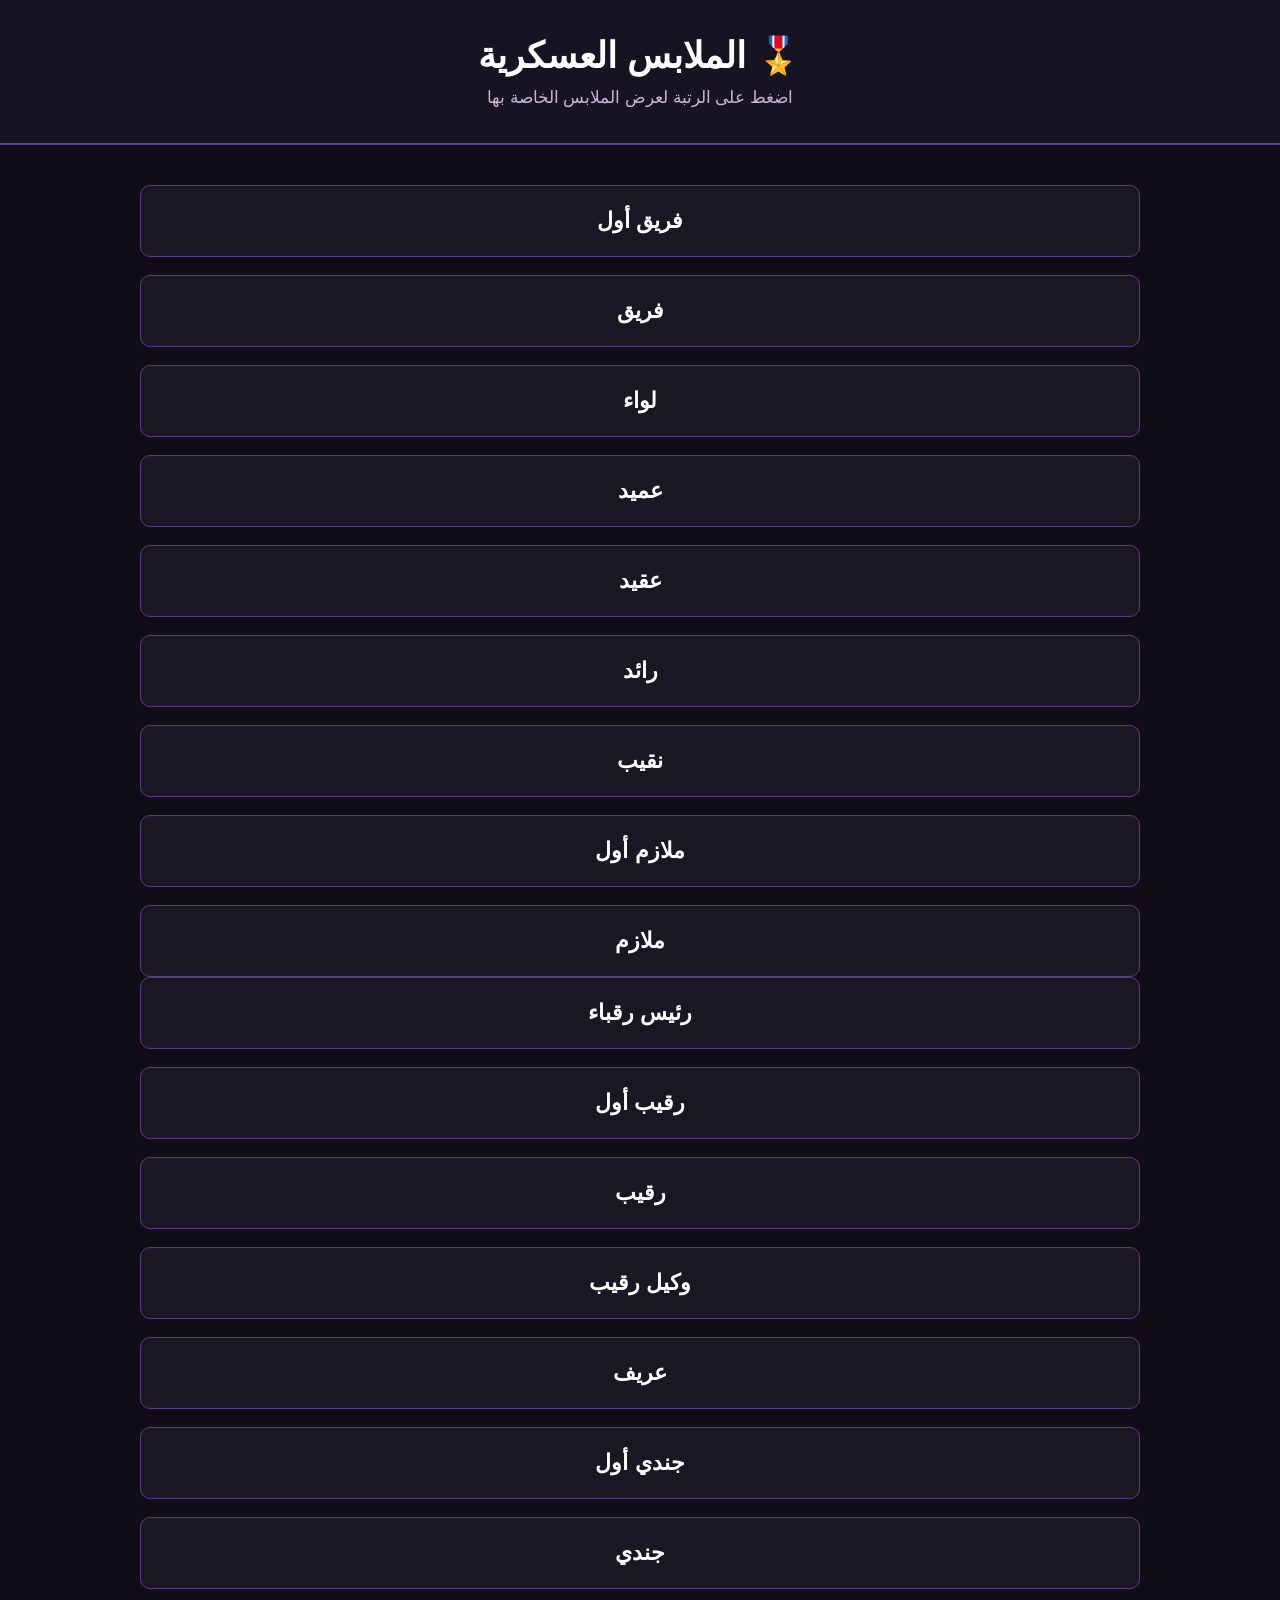
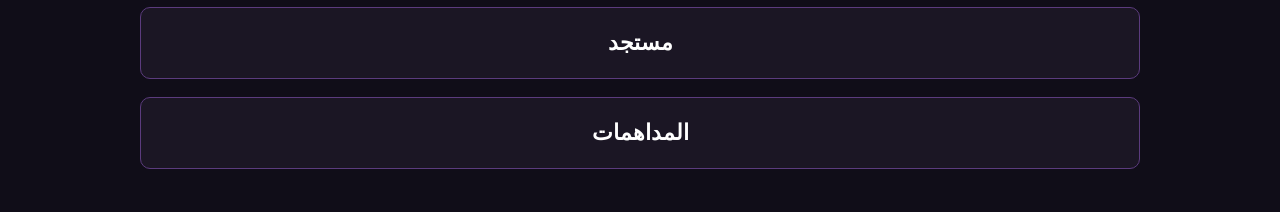
<file: uniforms.html>
<!DOCTYPE html>
<html lang="ar" dir="rtl">

<head>
    <meta charset="UTF-8">
    <meta name="viewport" content="width=device-width, initial-scale=1.0">

    <title>الملابس العسكرية</title>

    <style>
        * {
            margin: 0;
            padding: 0;
            box-sizing: border-box;
        }

        body {
            font-family: "tajawal", sans-serif;
            background: #100d18;
            color: white;
            min-height: 100vh;
        }

        header {
            text-align: center;
            padding: 35px 20px;
            background: #181323;
            border-bottom: 2px solid #633f91;
        }

        header h1 {
            font-size: 36px;
            margin-bottom: 10px;
        }

        header p {
            color: #c5b7d8;
            font-size: 17px;
        }

        .ranks {
            width: 80%;
            max-width: 1000px;
            margin: 40px auto;
        }

        .rank-box {
            margin-bottom: 15px;
        }

        .rank-box input[type="checkbox"] {
            display: none;
        }

        .rank {
            display: block;
            width: 100%;
            padding: 22px;
            background: #1b1624;
            border: 1px solid #5b3b7d;
            border-radius: 10px;
            text-align: center;
            font-size: 22px;
            font-weight: bold;
            cursor: pointer;
        }

        .rank:hover {
            background: #241b31;
            border-color: #9a6dcc;
        }

     .table-box {
    display: grid;
    grid-template-rows: 0fr;
    margin-top: 0;
    padding: 0;
    background: #181323;
    border: 1px solid transparent;
    border-radius: 10px;
    overflow: hidden;
    opacity: 0;
    transform: translateY(-10px);
    transition: 
        grid-template-rows 0.45s ease,
        opacity 0.35s ease,
        transform 0.45s ease,
        margin-top 0.45s ease,
        padding 0.45s ease,
        border-color 0.45s ease;
}

.table-box > table {
    min-height: 0;
}

.rank-box input[type="checkbox"]:checked + .rank + .table-box {
    grid-template-rows: 1fr;
    margin-top: 10px;
    padding: 12px;
    border-color: #5b3b7d;
    opacity: 1;
    transform: translateY(0);
}

        .rank-box input[type="checkbox"]:checked + .rank + .table-box {
            display: block;
        }

        table {
            width: 100%;
            border-collapse: collapse;
        }

        th,
        td {
            border: 1px solid #633f91;
            height: 60px;
            text-align: center;
            padding: 0;
        }

        th {
            background: #241b31;
            font-size: 18px;
        }

        td {
            background: #1b1624;
        }

        .table-input {
            width: 100%;
            height: 60px;
            border: none;
            outline: none;
            background: transparent;
            color: white;
            text-align: center;
            font-size: 16px;
            padding: 10px;
        }

        .table-input:focus {
            background: #241b31;
            box-shadow: inset 0 0 0 2px #9a6dcc;
        }

        footer {
            text-align: center;
            padding: 25px;
            margin-top: 40px;
            background: #15111c;
            color: #9d91aa;
        }
    </style>
</head>

<body>

<header>
    <h1>🎖️ الملابس العسكرية</h1>
    <p>اضغط على الرتبة لعرض الملابس الخاصة بها</p>
</header>

<main class="ranks">

    <!-- فريق أول -->
    <div class="rank-box">
        <input type="checkbox" id="rank1">
        <label class="rank" for="rank1">فريق أول</label>

        <div class="table-box">
            <table>
                <tr>
                    <th>اسم اللبس</th>
                    <th>الرقم</th>
                    <th>الشكل</th>
                </tr>

                <tr><td><input class="table-input" type="text"></td><td><input class="table-input" type="text"></td><td><input class="table-input" type="text"></td></tr>
                <tr><td><input class="table-input" type="text"></td><td><input class="table-input" type="text"></td><td><input class="table-input" type="text"></td></tr>
                <tr><td><input class="table-input" type="text"></td><td><input class="table-input" type="text"></td><td><input class="table-input" type="text"></td></tr><tr><td><input class="table-input" type="text"></td><td><input class="table-input" type="text"></td><td><input class="table-input" type="text"></td></tr>
                <tr><td><input class="table-input" type="text"></td><td><input class="table-input" type="text"></td><td><input class="table-input" type="text"></td></tr>
                <tr><td><input class="table-input" type="text"></td><td><input class="table-input" type="text"></td><td><input class="table-input" type="text"></td></tr>
                <tr><td><input class="table-input" type="text"></td><td><input class="table-input" type="text"></td><td><input class="table-input" type="text"></td></tr>
            </table>
        </div>
    </div>

    <!-- فريق -->
    <div class="rank-box">
        <input type="checkbox" id="rank2">
        <label class="rank" for="rank2">فريق</label>

        <div class="table-box">
            <table>
                <tr>
                    <th>اسم اللبس</th>
                    <th>الرقم</th>
                    <th>الشكل</th>
                </tr>

                <tr><td><input class="table-input" type="text"></td><td><input class="table-input" type="text"></td><td><input class="table-input" type="text"></td></tr>
                <tr><td><input class="table-input" type="text"></td><td><input class="table-input" type="text"></td><td><input class="table-input" type="text"></td></tr>
                <tr><td><input class="table-input" type="text"></td><td><input class="table-input" type="text"></td><td><input class="table-input" type="text"></td></tr>
                <tr><td><input class="table-input" type="text"></td><td><input class="table-input" type="text"></td><td><input class="table-input" type="text"></td></tr>
                <tr><td><input class="table-input" type="text"></td><td><input class="table-input" type="text"></td><td><input class="table-input" type="text"></td></tr>
                <tr><td><input class="table-input" type="text"></td><td><input class="table-input" type="text"></td><td><input class="table-input" type="text"></td></tr>
                <tr><td><input class="table-input" type="text"></td><td><input class="table-input" type="text"></td><td><input class="table-input" type="text"></td></tr>
            </table>
        </div>
    </div>

    <!-- لواء -->
    <div class="rank-box">
        <input type="checkbox" id="rank3">
        <label class="rank" for="rank3">لواء</label>

        <div class="table-box">
            <table>
                <tr>
                    <th>اسم اللبس</th>
                    <th>الرقم</th>
                    <th>الشكل</th>
                </tr>

                <tr><td><input class="table-input" type="text"></td><td><input class="table-input" type="text"></td><td><input class="table-input" type="text"></td></tr>
                <tr><td><input class="table-input" type="text"></td><td><input class="table-input" type="text"></td><td><input class="table-input" type="text"></td></tr>
                <tr><td><input class="table-input" type="text"></td><td><input class="table-input" type="text"></td><td><input class="table-input" type="text"></td></tr>
                <tr><td><input class="table-input" type="text"></td><td><input class="table-input" type="text"></td><td><input class="table-input" type="text"></td></tr>
                <tr><td><input class="table-input" type="text"></td><td><input class="table-input" type="text"></td><td><input class="table-input" type="text"></td></tr>
                <tr><td><input class="table-input" type="text"></td><td><input class="table-input" type="text"></td><td><input class="table-input" type="text"></td></tr>
                <tr><td><input class="table-input" type="text"></td><td><input class="table-input" type="text"></td><td><input class="table-input" type="text"></td></tr>
            </table>
        </div>
    </div>

    <!-- عميد -->
    <div class="rank-box">
        <input type="checkbox" id="rank4">
        <label class="rank" for="rank4">عميد</label><div class="table-box">
            <table>
                <tr>
                    <th>اسم اللبس</th>
                    <th>الرقم</th>
                    <th>الشكل</th>
                </tr>

                <tr><td><input class="table-input" type="text"></td><td><input class="table-input" type="text"></td><td><input class="table-input" type="text"></td></tr>
                <tr><td><input class="table-input" type="text"></td><td><input class="table-input" type="text"></td><td><input class="table-input" type="text"></td></tr>
                <tr><td><input class="table-input" type="text"></td><td><input class="table-input" type="text"></td><td><input class="table-input" type="text"></td></tr>
                <tr><td><input class="table-input" type="text"></td><td><input class="table-input" type="text"></td><td><input class="table-input" type="text"></td></tr>
                <tr><td><input class="table-input" type="text"></td><td><input class="table-input" type="text"></td><td><input class="table-input" type="text"></td></tr>
                <tr><td><input class="table-input" type="text"></td><td><input class="table-input" type="text"></td><td><input class="table-input" type="text"></td></tr>
                <tr><td><input class="table-input" type="text"></td><td><input class="table-input" type="text"></td><td><input class="table-input" type="text"></td></tr>
            </table>
        </div>
    </div>

    <!-- عقيد -->
    <div class="rank-box">
        <input type="checkbox" id="rank5">
        <label class="rank" for="rank5">عقيد</label>

        <div class="table-box">
            <table>
                <tr>
                    <th>اسم اللبس</th>
                    <th>الرقم</th>
                    <th>الشكل</th>
                </tr>

                <tr><td><input class="table-input" type="text"></td><td><input class="table-input" type="text"></td><td><input class="table-input" type="text"></td></tr>
                <tr><td><input class="table-input" type="text"></td><td><input class="table-input" type="text"></td><td><input class="table-input" type="text"></td></tr>
                <tr><td><input class="table-input" type="text"></td><td><input class="table-input" type="text"></td><td><input class="table-input" type="text"></td></tr>
                <tr><td><input class="table-input" type="text"></td><td><input class="table-input" type="text"></td><td><input class="table-input" type="text"></td></tr>
                <tr><td><input class="table-input" type="text"></td><td><input class="table-input" type="text"></td><td><input class="table-input" type="text"></td></tr>
                <tr><td><input class="table-input" type="text"></td><td><input class="table-input" type="text"></td><td><input class="table-input" type="text"></td></tr>
                <tr><td><input class="table-input" type="text"></td><td><input class="table-input" type="text"></td><td><input class="table-input" type="text"></td></tr>
            </table>
        </div>
    </div>

    <!-- رائد -->
    <div class="rank-box">
        <input type="checkbox" id="rank6">
        <label class="rank" for="rank6">رائد</label>

        <div class="table-box">
            <table>
                <tr>
                    <th>اسم اللبس</th>
                    <th>الرقم</th>
                    <th>الشكل</th>
                </tr>

                <tr><td><input class="table-input" type="text"></td><td><input class="table-input" type="text"></td><td><input class="table-input" type="text"></td></tr>
                <tr><td><input class="table-input" type="text"></td><td><input class="table-input" type="text"></td><td><input class="table-input" type="text"></td></tr>
                <tr><td><input class="table-input" type="text"></td><td><input class="table-input" type="text"></td><td><input class="table-input" type="text"></td></tr><tr><td><input class="table-input" type="text"></td><td><input class="table-input" type="text"></td><td><input class="table-input" type="text"></td></tr>
                <tr><td><input class="table-input" type="text"></td><td><input class="table-input" type="text"></td><td><input class="table-input" type="text"></td></tr>
                <tr><td><input class="table-input" type="text"></td><td><input class="table-input" type="text"></td><td><input class="table-input" type="text"></td></tr>
                <tr><td><input class="table-input" type="text"></td><td><input class="table-input" type="text"></td><td><input class="table-input" type="text"></td></tr>
            </table>
        </div>
    </div>

    <!-- نقيب -->
    <div class="rank-box">
        <input type="checkbox" id="rank7">
        <label class="rank" for="rank7">نقيب</label>

        <div class="table-box">
            <table>
                <tr>
                    <th>اسم اللبس</th>
                    <th>الرقم</th>
                    <th>الشكل</th>
                </tr>

                <tr><td><input class="table-input" type="text"></td><td><input class="table-input" type="text"></td><td><input class="table-input" type="text"></td></tr>
                <tr><td><input class="table-input" type="text"></td><td><input class="table-input" type="text"></td><td><input class="table-input" type="text"></td></tr>
                <tr><td><input class="table-input" type="text"></td><td><input class="table-input" type="text"></td><td><input class="table-input" type="text"></td></tr>
                <tr><td><input class="table-input" type="text"></td><td><input class="table-input" type="text"></td><td><input class="table-input" type="text"></td></tr>
                <tr><td><input class="table-input" type="text"></td><td><input class="table-input" type="text"></td><td><input class="table-input" type="text"></td></tr>
                <tr><td><input class="table-input" type="text"></td><td><input class="table-input" type="text"></td><td><input class="table-input" type="text"></td></tr>
                <tr><td><input class="table-input" type="text"></td><td><input class="table-input" type="text"></td><td><input class="table-input" type="text"></td></tr>
            </table>
        </div>
    </div>

    <!-- ملازم أول -->
    <div class="rank-box">
        <input type="checkbox" id="rank8">
        <label class="rank" for="rank8">ملازم أول</label>

        <div class="table-box">
            <table>
                <tr>
                    <th>اسم اللبس</th>
                    <th>الرقم</th>
                    <th>الشكل</th>
                </tr>

                <tr><td><input class="table-input" type="text"></td><td><input class="table-input" type="text"></td><td><input class="table-input" type="text"></td></tr>
                <tr><td><input class="table-input" type="text"></td><td><input class="table-input" type="text"></td><td><input class="table-input" type="text"></td></tr>
                <tr><td><input class="table-input" type="text"></td><td><input class="table-input" type="text"></td><td><input class="table-input" type="text"></td></tr>
                <tr><td><input class="table-input" type="text"></td><td><input class="table-input" type="text"></td><td><input class="table-input" type="text"></td></tr>
                <tr><td><input class="table-input" type="text"></td><td><input class="table-input" type="text"></td><td><input class="table-input" type="text"></td></tr>
                <tr><td><input class="table-input" type="text"></td><td><input class="table-input" type="text"></td><td><input class="table-input" type="text"></td></tr>
                <tr><td><input class="table-input" type="text"></td><td><input class="table-input" type="text"></td><td><input class="table-input" type="text"></td></tr>
            </table>
        </div>
    </div>

    <!-- ملازم -->
    <div class="rank-box">
        <input type="checkbox" id="rank9">
        <label class="rank" for="rank9">ملازم</label><!-- رئيس رقباء -->
<div class="rank-box">
    <input type="checkbox" id="rank10">
    <label class="rank" for="rank10">رئيس رقباء</label>

    <div class="table-box">
        <table>
            <tr>
                <th>اسم اللبس</th>
                <th>الرقم</th>
                <th>الشكل</th>
            </tr>

            <tr><td><input class="table-input" type="text"></td><td><input class="table-input" type="text"></td><td><input class="table-input" type="text"></td></tr>
            <tr><td><input class="table-input" type="text"></td><td><input class="table-input" type="text"></td><td><input class="table-input" type="text"></td></tr>
            <tr><td><input class="table-input" type="text"></td><td><input class="table-input" type="text"></td><td><input class="table-input" type="text"></td></tr>
            <tr><td><input class="table-input" type="text"></td><td><input class="table-input" type="text"></td><td><input class="table-input" type="text"></td></tr>
            <tr><td><input class="table-input" type="text"></td><td><input class="table-input" type="text"></td><td><input class="table-input" type="text"></td></tr>
            <tr><td><input class="table-input" type="text"></td><td><input class="table-input" type="text"></td><td><input class="table-input" type="text"></td></tr>
            <tr><td><input class="table-input" type="text"></td><td><input class="table-input" type="text"></td><td><input class="table-input" type="text"></td></tr>
        </table>
    </div>
</div>


<!-- رقيب أول -->
<div class="rank-box">
    <input type="checkbox" id="rank11">
    <label class="rank" for="rank11">رقيب أول</label>

    <div class="table-box">
        <table>
            <tr>
                <th>اسم اللبس</th>
                <th>الرقم</th>
                <th>الشكل</th>
            </tr>

            <tr><td><input class="table-input" type="text"></td><td><input class="table-input" type="text"></td><td><input class="table-input" type="text"></td></tr>
            <tr><td><input class="table-input" type="text"></td><td><input class="table-input" type="text"></td><td><input class="table-input" type="text"></td></tr>
            <tr><td><input class="table-input" type="text"></td><td><input class="table-input" type="text"></td><td><input class="table-input" type="text"></td></tr>
            <tr><td><input class="table-input" type="text"></td><td><input class="table-input" type="text"></td><td><input class="table-input" type="text"></td></tr>
            <tr><td><input class="table-input" type="text"></td><td><input class="table-input" type="text"></td><td><input class="table-input" type="text"></td></tr>
            <tr><td><input class="table-input" type="text"></td><td><input class="table-input" type="text"></td><td><input class="table-input" type="text"></td></tr>
            <tr><td><input class="table-input" type="text"></td><td><input class="table-input" type="text"></td><td><input class="table-input" type="text"></td></tr>
        </table>
    </div>
</div>


<!-- رقيب -->
<div class="rank-box">
    <input type="checkbox" id="rank12">
    <label class="rank" for="rank12">رقيب</label>

    <div class="table-box">
        <table>
            <tr>
                <th>اسم اللبس</th>
                <th>الرقم</th>
                <th>الشكل</th>
            </tr>

            <tr><td><input class="table-input" type="text"></td><td><input class="table-input" type="text"></td><td><input class="table-input" type="text"></td></tr>
            <tr><td><input class="table-input" type="text"></td><td><input class="table-input" type="text"></td><td><input class="table-input" type="text"></td></tr>
            <tr><td><input class="table-input" type="text"></td><td><input class="table-input" type="text"></td><td><input class="table-input" type="text"></td></tr><tr><td><input class="table-input" type="text"></td><td><input class="table-input" type="text"></td><td><input class="table-input" type="text"></td></tr>
            <tr><td><input class="table-input" type="text"></td><td><input class="table-input" type="text"></td><td><input class="table-input" type="text"></td></tr>
            <tr><td><input class="table-input" type="text"></td><td><input class="table-input" type="text"></td><td><input class="table-input" type="text"></td></tr>
            <tr><td><input class="table-input" type="text"></td><td><input class="table-input" type="text"></td><td><input class="table-input" type="text"></td></tr>
        </table>
    </div>
</div>


<!-- وكيل رقيب -->
<div class="rank-box">
    <input type="checkbox" id="rank13">
    <label class="rank" for="rank13">وكيل رقيب</label>

    <div class="table-box">
        <table>
            <tr>
                <th>اسم اللبس</th>
                <th>الرقم</th>
                <th>الشكل</th>
            </tr>

            <tr><td><input class="table-input" type="text"></td><td><input class="table-input" type="text"></td><td><input class="table-input" type="text"></td></tr>
            <tr><td><input class="table-input" type="text"></td><td><input class="table-input" type="text"></td><td><input class="table-input" type="text"></td></tr>
            <tr><td><input class="table-input" type="text"></td><td><input class="table-input" type="text"></td><td><input class="table-input" type="text"></td></tr>
            <tr><td><input class="table-input" type="text"></td><td><input class="table-input" type="text"></td><td><input class="table-input" type="text"></td></tr>
            <tr><td><input class="table-input" type="text"></td><td><input class="table-input" type="text"></td><td><input class="table-input" type="text"></td></tr>
            <tr><td><input class="table-input" type="text"></td><td><input class="table-input" type="text"></td><td><input class="table-input" type="text"></td></tr>
            <tr><td><input class="table-input" type="text"></td><td><input class="table-input" type="text"></td><td><input class="table-input" type="text"></td></tr>
        </table>
    </div>
</div>


<!-- عريف -->
<div class="rank-box">
    <input type="checkbox" id="rank14">
    <label class="rank" for="rank14">عريف</label>

    <div class="table-box">
        <table>
            <tr>
                <th>اسم اللبس</th>
                <th>الرقم</th>
                <th>الشكل</th>
            </tr>

            <tr><td><input class="table-input" type="text"></td><td><input class="table-input" type="text"></td><td><input class="table-input" type="text"></td></tr>
            <tr><td><input class="table-input" type="text"></td><td><input class="table-input" type="text"></td><td><input class="table-input" type="text"></td></tr>
            <tr><td><input class="table-input" type="text"></td><td><input class="table-input" type="text"></td><td><input class="table-input" type="text"></td></tr>
            <tr><td><input class="table-input" type="text"></td><td><input class="table-input" type="text"></td><td><input class="table-input" type="text"></td></tr>
            <tr><td><input class="table-input" type="text"></td><td><input class="table-input" type="text"></td><td><input class="table-input" type="text"></td></tr>
            <tr><td><input class="table-input" type="text"></td><td><input class="table-input" type="text"></td><td><input class="table-input" type="text"></td></tr>
            <tr><td><input class="table-input" type="text"></td><td><input class="table-input" type="text"></td><td><input class="table-input" type="text"></td></tr>
        </table>
    </div>
</div>


<!-- جندي أول -->
<div class="rank-box">
    <input type="checkbox" id="rank15">
    <label class="rank" for="rank15">جندي أول</label>

    <div class="table-box">
        <table>
            <tr>
                <th>اسم اللبس</th>
                <th>الرقم</th>
                <th>الشكل</th>
            </tr><tr><td><input class="table-input" type="text"></td><td><input class="table-input" type="text"></td><td><input class="table-input" type="text"></td></tr>
            <tr><td><input class="table-input" type="text"></td><td><input class="table-input" type="text"></td><td><input class="table-input" type="text"></td></tr>
            <tr><td><input class="table-input" type="text"></td><td><input class="table-input" type="text"></td><td><input class="table-input" type="text"></td></tr>
            <tr><td><input class="table-input" type="text"></td><td><input class="table-input" type="text"></td><td><input class="table-input" type="text"></td></tr>
            <tr><td><input class="table-input" type="text"></td><td><input class="table-input" type="text"></td><td><input class="table-input" type="text"></td></tr>
            <tr><td><input class="table-input" type="text"></td><td><input class="table-input" type="text"></td><td><input class="table-input" type="text"></td></tr>
            <tr><td><input class="table-input" type="text"></td><td><input class="table-input" type="text"></td><td><input class="table-input" type="text"></td></tr>
        </table>
    </div>
</div>


<!-- جندي -->
<div class="rank-box">
    <input type="checkbox" id="rank16">
    <label class="rank" for="rank16">جندي</label>

    <div class="table-box">
        <table>
            <tr>
                <th>اسم اللبس</th>
                <th>الرقم</th>
                <th>الشكل</th>
            </tr>

            <tr><td><input class="table-input" type="text"></td><td><input class="table-input" type="text"></td><td><input class="table-input" type="text"></td></tr>
            <tr><td><input class="table-input" type="text"></td><td><input class="table-input" type="text"></td><td><input class="table-input" type="text"></td></tr>
            <tr><td><input class="table-input" type="text"></td><td><input class="table-input" type="text"></td><td><input class="table-input" type="text"></td></tr>
            <tr><td><input class="table-input" type="text"></td><td><input class="table-input" type="text"></td><td><input class="table-input" type="text"></td></tr>
            <tr><td><input class="table-input" type="text"></td><td><input class="table-input" type="text"></td><td><input class="table-input" type="text"></td></tr>
            <tr><td><input class="table-input" type="text"></td><td><input class="table-input" type="text"></td><td><input class="table-input" type="text"></td></tr>
            <tr><td><input class="table-input" type="text"></td><td><input class="table-input" type="text"></td><td><input class="table-input" type="text"></td></tr>
        </table>
    </div>
</div>


<!-- مستجد -->
<div class="rank-box">
    <input type="checkbox" id="rank17">
    <label class="rank" for="rank17">مستجد</label>

    <div class="table-box">
        <table>
            <tr>
                <th>اسم اللبس</th>
                <th>الرقم</th>
                <th>الشكل</th>
            </tr>

            <tr><td><input class="table-input" type="text"></td><td><input class="table-input" type="text"></td><td><input class="table-input" type="text"></td></tr>
            <tr><td><input class="table-input" type="text"></td><td><input class="table-input" type="text"></td><td><input class="table-input" type="text"></td></tr>
            <tr><td><input class="table-input" type="text"></td><td><input class="table-input" type="text"></td><td><input class="table-input" type="text"></td></tr>
            <tr><td><input class="table-input" type="text"></td><td><input class="table-input" type="text"></td><td><input class="table-input" type="text"></td></tr>
            <tr><td><input class="table-input" type="text"></td><td><input class="table-input" type="text"></td><td><input class="table-input" type="text"></td></tr><tr><td><input class="table-input" type="text"></td><td><input class="table-input" type="text"></td><td><input class="table-input" type="text"></td></tr>
            <tr><td><input class="table-input" type="text"></td><td><input class="table-input" type="text"></td><td><input class="table-input" type="text"></td></tr>
        </table>
    </div>
</div>


<!-- المداهمات -->
<div class="rank-box">
    <input type="checkbox" id="rank18">
    <label class="rank" for="rank18">المداهمات</label>

    <div class="table-box">
        <table>
            <tr>
                <th>اسم اللبس</th>
                <th>الرقم</th>
                <th>الشكل</th>
            </tr>

            <tr><td><input class="table-input" type="text"></td><td><input class="table-input" type="text"></td><td><input class="table-input" type="text"></td></tr>
            <tr><td><input class="table-input" type="text"></td><td><input class="table-input" type="text"></td><td><input class="table-input" type="text"></td></tr>
            <tr><td><input class="table-input" type="text"></td><td><input class="table-input" type="text"></td><td><input class="table-input" type="text"></td></tr>
            <tr><td><input class="table-input" type="text"></td><td><input class="table-input" type="text"></td><td><input class="table-input" type="text"></td></tr>
            <tr><td><input class="table-input" type="text"></td><td><input class="table-input" type="text"></td><td><input class="table-input" type="text"></td></tr>
            <tr><td><input class="table-input" type="text"></td><td><input class="table-input" type="text"></td><td><input class="table-input" type="text"></td></tr>
            <tr><td><input class="table-input" type="text"></td><td><input class="table-input" type="text"></td><td><input class="table-input" type="text"></td></tr>
        </table>
    </div>
</div>
</file>
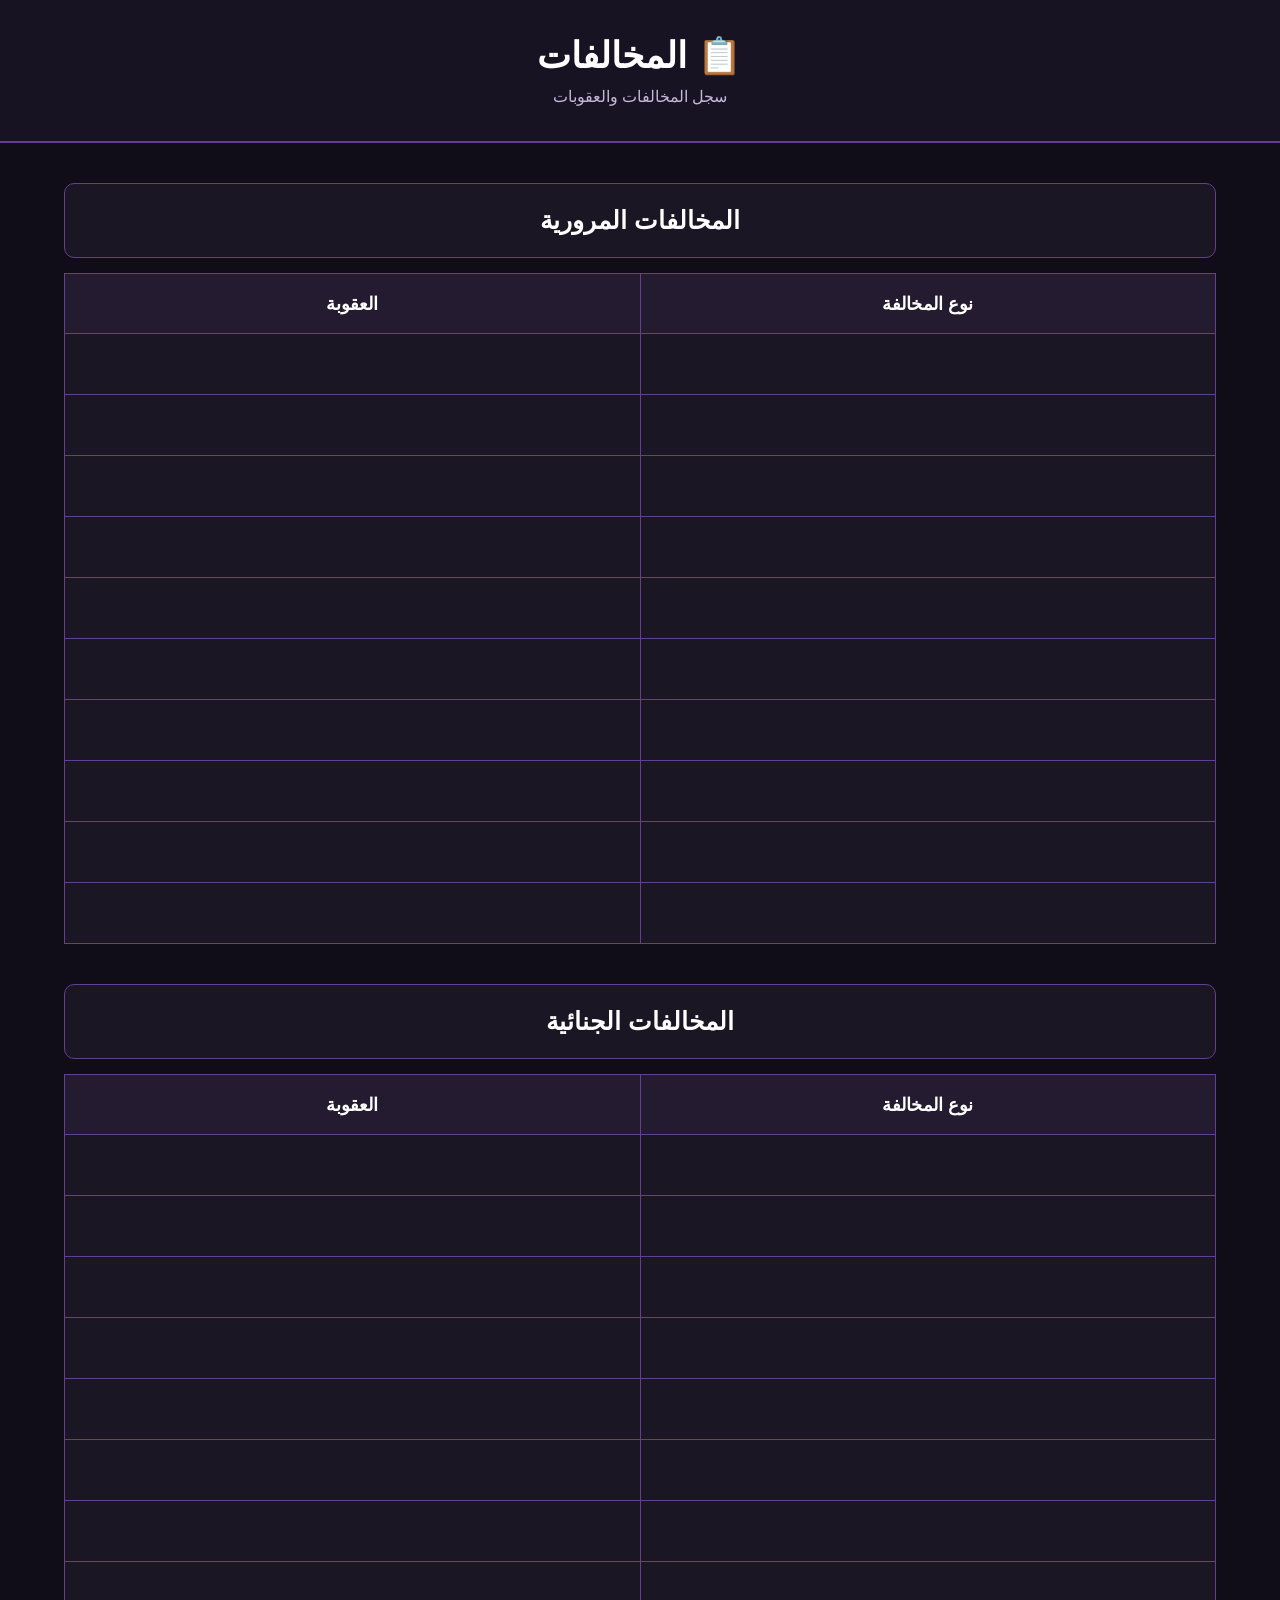
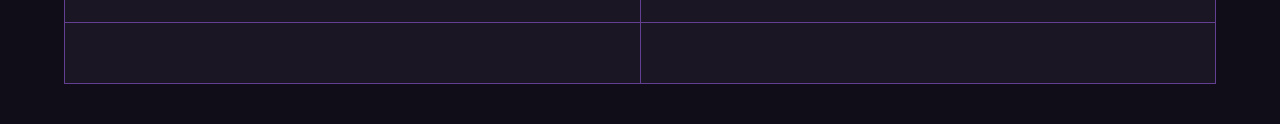
<file: violations.html>
<!DOCTYPE html>
<html lang="ar" dir="rtl">

<head>
    <meta charset="UTF-8">
    <meta name="viewport" content="width=device-width, initial-scale=1.0">

    <title>المخالفات</title>

    <style>
        * {
            margin: 0;
            padding: 0;
            box-sizing: border-box;
        }

        body {
            font-family: "tajawal", sans-serif;
            background: #100d18;
            color: white;
            min-height: 100vh;
        }

        header {
            text-align: center;
            padding: 35px 20px;
            background: #181323;
            border-bottom: 2px solid #633f91;
        }

        header h1 {
            font-size: 36px;
            margin-bottom: 10px;
        }

        header p {
            color: #c5b7d8;
        }

        .section {
            width: 90%;
            margin: 40px auto;
        }

        .section-title {
            width: 100%;
            padding: 22px;
            background: #1b1624;
            border: 1px solid #633f91;
            border-radius: 10px;
            text-align: center;
            font-size: 25px;
            font-weight: bold;
            margin-bottom: 15px;
        }

        table {
            width: 100%;
            border-collapse: collapse;
        }

        th,
        td {
            border: 1px solid #633f91;
            height: 60px;
            text-align: center;
            padding: 0;
        }

        th {
            background: #241b31;
            font-size: 18px;
        }

        td {
            background: #1b1624;
        }

        .input-cell {
            width: 100%;
            height: 60px;
            border: none;
            outline: none;
            background: transparent;
            color: white;
            text-align: center;
            font-size: 16px;
            padding: 10px;
        }

        .input-cell:focus {
            background: #241b31;
            box-shadow: inset 0 0 0 2px #9a6dcc;
        }

        footer {
            text-align: center;
            padding: 25px;
            margin-top: 50px;
            background: #15111c;
            color: #9d91aa;
        }
    </style>
</head>

<body>

<header>
    <h1>📋 المخالفات</h1>
    <p>سجل المخالفات والعقوبات</p>
</header>


<!-- المخالفات المرورية -->

<div class="section">

    <div class="section-title">
        المخالفات المرورية
    </div>

    <table>
        <tr>
            <th>نوع المخالفة</th>
            <th>العقوبة</th>
        </tr>

        <tr><td><input class="input-cell" type="text"></td><td><input class="input-cell" type="text"></td></tr>
        <tr><td><input class="input-cell" type="text"></td><td><input class="input-cell" type="text"></td></tr>
        <tr><td><input class="input-cell" type="text"></td><td><input class="input-cell" type="text"></td></tr>
        <tr><td><input class="input-cell" type="text"></td><td><input class="input-cell" type="text"></td></tr>
        <tr><td><input class="input-cell" type="text"></td><td><input class="input-cell" type="text"></td></tr>
        <tr><td><input class="input-cell" type="text"></td><td><input class="input-cell" type="text"></td></tr>
        <tr><td><input class="input-cell" type="text"></td><td><input class="input-cell" type="text"></td></tr>
        <tr><td><input class="input-cell" type="text"></td><td><input class="input-cell" type="text"></td></tr>
        <tr><td><input class="input-cell" type="text"></td><td><input class="input-cell" type="text"></td></tr>
        <tr><td><input class="input-cell" type="text"></td><td><input class="input-cell" type="text"></td></tr>
    </table>

</div>


<!-- المخالفات الجنائية -->

<div class="section">

    <div class="section-title">
        المخالفات الجنائية
    </div>

    <table>
        <tr>
            <th>نوع المخالفة</th>
            <th>العقوبة</th>
        </tr><tr><td><input class="input-cell" type="text"></td><td><input class="input-cell" type="text"></td></tr>
        <tr><td><input class="input-cell" type="text"></td><td><input class="input-cell" type="text"></td></tr>
        <tr><td><input class="input-cell" type="text"></td><td><input class="input-cell" type="text"></td></tr>
        <tr><td><input class="input-cell" type="text"></td><td><input class="input-cell" type="text"></td></tr>
        <tr><td><input class="input-cell" type="text"></td><td><input class="input-cell" type="text"></td></tr>
        <tr><td><input class="input-cell" type="text"></td><td><input class="input-cell" type="text"></td></tr>
        <tr><td><input class="input-cell" type="text"></td><td><input class="input-cell" type="text"></td></tr>
        <tr><td><input class="input-cell" type="text"></td><td><input class="input-cell" type="text"></td></tr>
        <tr><td><input class="input-cell" type="text"></td><td><input class="input-cell" type="text"></td></tr
</file>
<file: style.css>
* {
    margin: 0;
    padding: 0;
    box-sizing: border-box;
}

body {
    font-family: "tajawal", sans-serif;

    background:
        radial-gradient(
            circle at 50% -10%,
            #382052 0%,
            transparent 45%
        ),
        linear-gradient(
            135deg,
            #0b0910,
            #100d18 50%,
            #0c0912
        );

    color: white;

    min-height: 100vh;

    overflow-x: hidden;

    position: relative;
}


/* =========================
   الخلفية التكتيكية
========================= */

body::before {

    content: "";

    position: fixed;

    inset: 0;

    background-image:

        linear-gradient(
            rgba(140, 90, 190, 0.035) 1px,
            transparent 1px
        ),

        linear-gradient(
            90deg,
            rgba(140, 90, 190, 0.035) 1px,
            transparent 1px
        );

    background-size: 45px 45px;

    pointer-events: none;

    z-index: -2;
}


body::after {

    content: "";

    position: fixed;

    width: 550px;
    height: 550px;

    top: 25%;
    left: 50%;

    transform: translate(-50%, -50%);

    background: rgba(111, 63, 155, 0.08);

    filter: blur(110px);

    border-radius: 50%;

    pointer-events: none;

    z-index: -1;

    animation: backgroundGlow 6s ease-in-out infinite alternate;
}


/* =========================
   الشريط العلوي
========================= */

.top-bar {

    position: sticky;

    top: 0;

    z-index: 100;

    min-height: 78px;

    display: flex;

    align-items: center;

    justify-content: space-between;

    gap: 25px;

    padding: 12px 35px;

    background:
        rgba(17, 13, 25, 0.96);

    border-bottom: 1px solid #5b3b7d;

    box-shadow:
        0 8px 30px rgba(0, 0, 0, 0.45);

    backdrop-filter: blur(12px);
}


/* =========================
   الشعار
========================= */

.brand {

    display: flex;

    align-items: center;

    gap: 12px;

    min-width: 240px;
}


.brand-icon {

    width: 48px;
    height: 48px;

    display: flex;

    align-items: center;
    justify-content: center;

    border-radius: 10px;

    background:
        linear-gradient(
            135deg,
            #5c397d,
            #2e203d
        );

    border: 1px solid #8055a8;

    box-shadow:
        0 0 18px rgba(139, 88, 185, 0.25);

    font-size: 24px;
}


.brand h2 {

    font-size: 16px;

    margin-bottom: 4px;
}


.brand span {

    color: #988aa5;

    font-size: 12px;
}


/* =========================
   روابط التنقل
========================= */

.nav-links {

    display: flex;

    align-items: center;

    justify-content: center;

    gap: 6px;

    flex: 1;
}


.nav-links button {

    position: relative;

    border: none;

    background: transparent;

    color: #aaa0b6;

    padding: 12px 18px;

    border-radius: 7px;

    cursor: pointer;

    font-size: 14px;

    transition:
        0.25s ease;
}


.nav-links button:hover {

    color: white;

    background: rgba(108, 67, 145, 0.16);
}


.nav-links button.active {

    color: white;

    background:
        rgba(108, 67, 145, 0.25);

    box-shadow:
        inset 0 -2px 0 #a978df;
}


/* =========================
   حالة النظام
========================= */

.system-status {

    display: flex;

    align-items: center;

    gap: 9px;

    min-width: 145px;
}


.status-dot {

    width: 9px;
    height: 9px;

    border-radius: 50%;

    background: #8ddf9a;

    box-shadow:
        0 0 10px #6ed67b;

    animation: statusPulse 2s infinite;
}


.system-status strong {

    display: block;

    font-size: 11px;

    color: #b9e7be;
}


.system-status small {

    display: block;

    color: #746b7e;

    font-size: 10px;

    margin-top: 2px;
}


/* =========================
   الهيدر
========================= */

header {

    position: relative;

    text-align: center;

    padding: 55px 20px 38px;

    background:
        rgba(24, 19, 35, 0.82);

    border-bottom: 1px solid #493064;

    box-shadow:
        0 10px 30px rgba(0, 0, 0, 0.35);

    animation: headerEnter 0.8s ease;overflow: hidden;
}


.header-line {

    position: absolute;

    top: 0;
    left: 50%;

    transform: translateX(-50%);

    width: 250px;
    height: 2px;

    background:
        linear-gradient(
            90deg,
            transparent,
            #a978df,
            transparent
        );

    box-shadow:
        0 0 15px #8c5ab8;

    animation: headerLine 3s infinite;
}


.badge {

    width: 75px;
    height: 75px;

    margin: 0 auto 18px;

    display: flex;

    align-items: center;
    justify-content: center;

    border-radius: 18px;

    background:
        linear-gradient(
            145deg,
            #5a3978,
            #24192f
        );

    border: 1px solid #8b5eb4;

    box-shadow:
        0 0 30px rgba(140, 90, 190, 0.25);

    font-size: 38px;

    animation: badgeFloat 4s ease-in-out infinite;
}


header h1 {

    font-size: 40px;

    margin-bottom: 9px;

    letter-spacing: 1px;
}


header p {

    color: #c5b7d8;

    font-size: 18px;
}


.header-status {

    margin-top: 18px;

    display: flex;

    justify-content: center;

    gap: 12px;

    color: #756a81;

    font-size: 10px;

    letter-spacing: 1.5px;
}


/* =========================
   البطاقات
========================= */

.dashboard {

    display: flex;

    justify-content: center;

    align-items: stretch;

    gap: 28px;

    padding: 55px 50px 40px;

    min-height: 48vh;

    animation: cardsEnter 0.9s ease;
}


.card {

    position: relative;

    width: 30%;

    min-height: 295px;

    background:
        linear-gradient(
            145deg,
            rgba(33, 26, 45, 0.97),
            rgba(23, 18, 31, 0.97)
        );

    border: 1px solid #5b3b7d;

    border-radius: 16px;

    padding: 35px 30px;

    text-align: center;

    box-shadow:
        0 10px 35px rgba(0, 0, 0, 0.45);

    transition:
        transform 0.3s ease,
        box-shadow 0.3s ease,
        border-color 0.3s ease;

    overflow: hidden;
}


.card::before {

    content: "";

    position: absolute;

    top: 0;
    left: -100%;

    width: 100%;
    height: 2px;

    background:
        linear-gradient(
            90deg,
            transparent,
            #a978df,
            transparent
        );

    transition:
        left 0.5s ease;
}


.card::after {

    content: "";

    position: absolute;

    width: 180px;
    height: 180px;

    top: -100px;
    right: -100px;

    background:
        rgba(139, 88, 185, 0.08);

    border-radius: 50%;

    transition: 0.4s ease;

    pointer-events: none;
}


.card:hover {

    transform:
        translateY(-10px)
        scale(1.02);

    border-color: #a978df;

    box-shadow:
        0 15px 45px rgba(90, 45, 130, 0.45),
        0 0 25px rgba(140, 90, 190, 0.18);
}


.card:hover::before {

    left: 100%;
}


.card:hover::after {

    transform: scale(2);
}


.card-icon {

    width: 68px;
    height: 68px;

    margin: 0 auto 20px;

    display: flex;

    align-items: center;
    justify-content: center;

    border-radius: 14px;

    background:
        linear-gradient(
            145deg,
            #3d2852,
            #21172b
        );

    border: 1px solid #674487;

    font-size: 30px;

    box-shadow:
        0 0 20px rgba(128, 76, 175, 0.15);

    transition: 0.3s ease;
}


.card:hover .card-icon {

    transform:
        translateY(-4px)
        scale(1.05);

    box-shadow:
        0 0 25px rgba(140, 90, 190, 0.3);
}


.card h2 {

    position: relative;

    z-index: 2;

    font-size: 25px;

    margin-bottom: 18px;
}


.card p {

    position: relative;

    z-index: 2;

    color: #c9c0d2;

    line-height: 1.8;

    margin-bottom: 25px;

    font-size: 15px;
}


.card button {

    position: relative;

    z-index: 2;

    padding: 12px 35px;

    border: 1px solid #76519b;

    border-radius: 8px;

    background:
        linear-gradient(
            135deg,
            #563579,
            #40265d
        );

    color: white;

    font-size: 15px;

    font-weight: bold;

    cursor: pointer;

    transition:
        0.25s ease;
}


.card button span {display: inline-block;

    margin-right: 8px;

    transition: 0.25s ease;
}


.card button:hover {

    transform:
        translateY(-3px);

    background:
        linear-gradient(
            135deg,
            #70489b,
            #563579
        );

    box-shadow:
        0 6px 20px rgba(128, 76, 175, 0.4);
}


.card button:hover span {

    transform:
        translateX(-5px);
}


/* =========================
   لوحة النظام
========================= */

.system-panel {

    width: 90%;

    max-width: 1200px;

    margin: 5px auto 45px;

    display: grid;

    grid-template-columns:
        repeat(4, 1fr);

    background:
        rgba(23, 18, 31, 0.85);

    border: 1px solid #493064;

    border-radius: 12px;

    overflow: hidden;

    box-shadow:
        0 10px 30px rgba(0, 0, 0, 0.35);
}


.system-item {

    padding: 17px;

    text-align: center;

    border-left: 1px solid #342444;
}


.system-item:last-child {

    border-left: none;
}


.system-item span {

    display: block;

    color: #746b7e;

    font-size: 11px;

    margin-bottom: 6px;
}


.system-item strong {

    color: #cfc5d8;

    font-size: 13px;
}


/* =========================
   الفوتر
========================= */

footer {

    position: relative;

    text-align: center;

    padding: 25px;

    background:
        rgba(15, 11, 21, 0.95);

    border-top: 1px solid #342444;

    color: #9d91aa;
}


.footer-line {

    width: 100px;

    height: 1px;

    margin: 0 auto 15px;

    background:
        linear-gradient(
            90deg,
            transparent,
            #76519b,
            transparent
        );
}


footer p {

    font-size: 13px;

    margin-bottom: 6px;
}


footer small {

    color: #5e5667;

    font-size: 9px;

    letter-spacing: 2px;
}


/* =========================
   الحركات
========================= */

@keyframes headerEnter {

    from {

        opacity: 0;

        transform:
            translateY(-20px);
    }

    to {

        opacity: 1;

        transform:
            translateY(0);
    }
}


@keyframes cardsEnter {

    from {

        opacity: 0;

        transform:
            translateY(25px);
    }

    to {

        opacity: 1;

        transform:
            translateY(0);
    }
}


@keyframes backgroundGlow {

    from {

        opacity: 0.5;

        transform:
            translate(-50%, -50%)
            scale(0.9);
    }

    to {

        opacity: 1;

        transform:
            translate(-50%, -50%)
            scale(1.1);
    }
}


@keyframes headerLine {

    0% {

        width: 100px;

        opacity: 0.4;
    }

    50% {

        width: 300px;

        opacity: 1;
    }

    100% {

        width: 100px;

        opacity: 0.4;
    }
}


@keyframes badgeFloat {

    0%,
    100% {

        transform:
            translateY(0);
    }

    50% {

        transform:
            translateY(-5px);
    }
}


@keyframes statusPulse {

    0% {

        opacity: 1;

        box-shadow:
            0 0 10px #6ed67b;
    }

    50% {

        opacity: 0.45;

        box-shadow:
            0 0 3px #6ed67b;
    }

    100% {

        opacity: 1;

        box-shadow:
            0 0 10px #6ed67b;
    }
}


/* =========================
   الشاشات الصغيرة
========================= */

@media (max-width: 1000px) {

    .top-bar {

        flex-wrap: wrap;

        justify-content: center;

        padding: 15px;
    }

    .brand {

        min-width: auto;
    }

    .system-status {

        min-width: auto;
    }

    .dashboard {

        flex-direction: column;

        align-items: center;
    }

    .card {

        width: 85%;
    }

    .system-panel {

        grid-template-columns:
            repeat(2, 1fr);
    }

    .system-item {

        border-bottom: 1px solid #342444;
    }
}


@media (max-width: 600px) {

    .nav-links {

        width: 100%;

        overflow-x: auto;
    }

    .nav-links button {

        white-space: nowrap;

        padding: 10px 12px;
    }

    header h1 {

        font-size: 30px;
    }

    .dashboard {padding:
            40px 15px;
    }

    .card {

        width: 95%;
    }

    .system-panel {

        width: 94%;

        grid-template-columns:
            repeat(2, 1fr);
    }
}/* =========================
   MILITARY HUD EFFECT
========================= */

body {
    --mouse-x: 50%;
    --mouse-y: 50%;
}


/* إضاءة تتبع الماوس */

body::after {

    background:
        radial-gradient(
            circle at var(--mouse-x) var(--mouse-y),
            rgba(151, 96, 202, 0.13),
            transparent 25%
        ),
        radial-gradient(
            circle,
            rgba(111, 63, 155, 0.08),
            transparent 65%
        );

    filter: blur(35px);

    transition:
        background 0.15s ease;
}


/* شعار خلفي كبير */

header::after {

    content: "POLICE";

    position: absolute;

    left: 50%;
    top: 50%;

    transform:
        translate(-50%, -50%)
        rotate(-8deg);

    font-size: 120px;

    font-weight: 900;

    letter-spacing: 25px;

    color: rgba(170, 120, 220, 0.025);

    white-space: nowrap;

    pointer-events: none;

    z-index: 0;
}


/* نخلي محتوى الهيدر فوق الشعار */

header > * {

    position: relative;

    z-index: 2;
}


/* =========================
   زوايا عسكرية
========================= */

header {

    --corner-size: 35px;
}


/* الزاوية العليا */

header::before {

    content: "";

    position: absolute;

    top: 15px;
    right: 20px;

    width: var(--corner-size);
    height: var(--corner-size);

    border-top: 2px solid rgba(169, 120, 223, 0.35);

    border-right: 2px solid rgba(169, 120, 223, 0.35);

    background: transparent;

    box-shadow: none;

    animation: none;
}


/* الزاوية السفلية */

header .header-line::after {

    content: "";

    position: absolute;

    bottom: -250px;
    left: -100px;

    width: 35px;
    height: 35px;

    border-left: 2px solid rgba(169, 120, 223, 0.35);

    border-bottom: 2px solid rgba(169, 120, 223, 0.35);
}


/* =========================
   بطاقة HUD
========================= */

.card {

    --card-glow-x: 50%;
    --card-glow-y: 50%;
}


.card::before {

    background:
        linear-gradient(
            90deg,
            transparent,
            #a978df,
            transparent
        );
}


.card::after {

    background:
        radial-gradient(
            circle at var(--card-glow-x) var(--card-glow-y),
            rgba(169, 120, 223, 0.15),
            transparent 55%
        );

    width: 100%;
    height: 100%;

    top: 0;
    right: 0;

    border-radius: 16px;

    transform: none !important;

    opacity: 0;

    transition:
        opacity 0.2s ease;
}


.card:hover::after {

    opacity: 1;
}


/* =========================
   خطوط تكتيكية
========================= */

.dashboard {

    position: relative;
}


.dashboard::before {

    content: "SECURE // RS-PD // 001";

    position: absolute;

    top: 20px;
    left: 50px;

    color: rgba(169, 120, 223, 0.25);

    font-size: 9px;

    letter-spacing: 3px;

    font-family: monospace;
}


.dashboard::after {

    content: "SYSTEM // ACTIVE";

    position: absolute;

    top: 20px;
    right: 50px;

    color: rgba(169, 120, 223, 0.25);

    font-size: 9px;

    letter-spacing: 3px;

    font-family: monospace;
}


/* =========================
   خط عسكري حول لوحة النظام
========================= */

.system-panel {

    position: relative;
}


.system-panel::before {

    content: "";

    position: absolute;

    top: 0;
    left: 20%;

    width: 60%;
    height: 1px;

    background:
        linear-gradient(
            90deg,
            transparent,
            #8d5db5,
            transparent
        );

    opacity: 0.7;
}


/* =========================
   لمعان الـ Navbar
========================= */

.top-bar::after {

    content: "";

    position: absolute;

    left: 0;
    bottom: 0;

    width: 180px;
    height: 1px;

    background:
        linear-gradient(
            90deg,
            transparent,
            #a978df,
            transparent
        );

    animation:
        navScan 5s linear infinite;
}


/* =========================
   حركة الخط
========================= */

@keyframes navScan {

    0% {

        left: -180px;
    }

    50% {

        left: 50%;
    }

    100% {left: 100%;
    }
}/* =========================
   شريط العمليات العسكرية
========================= */

.operation-bar {

    position: relative;

    width: 100%;

    height: 34px;

    display: flex;

    align-items: center;

    justify-content: center;

    gap: 14px;

    background:
        rgba(10, 8, 15, 0.96);

    border-bottom: 1px solid #342444;

    color: #81758e;

    font-family: monospace;

    font-size: 9px;

    letter-spacing: 1.5px;

    overflow: hidden;

    box-shadow:
        inset 0 -1px 0 rgba(140, 90, 190, 0.08);
}


/* النصوص */

.operation-item {

    display: flex;

    align-items: center;

    gap: 6px;

    white-space: nowrap;

    transition:
        color 0.3s ease;
}


.operation-item:hover {

    color: #c7a7df;
}


.operation-item strong {

    color: #a978df;

    font-weight: normal;
}


/* الفواصل */

.operation-divider {

    color: #4e405b;

    opacity: 0.8;
}


/* نقطة الاتصال */

.live-dot {

    width: 6px;

    height: 6px;

    border-radius: 50%;

    background: #86d995;

    box-shadow:
        0 0 8px #6ed67b;

    animation:
        operationPulse 1.8s infinite;
}


/* خط المسح */

.operation-scan {

    position: absolute;

    top: 0;

    left: -120px;

    width: 120px;

    height: 1px;

    background:
        linear-gradient(
            90deg,
            transparent,
            #a978df,
            transparent
        );

    box-shadow:
        0 0 8px rgba(169, 120, 223, 0.6);

    animation:
        operationScan 5s linear infinite;
}


/* خط صغير فوق الشريط */

.operation-bar::before {

    content: "";

    position: absolute;

    top: 0;

    left: 50%;

    transform:
        translateX(-50%);

    width: 180px;

    height: 1px;

    background:
        linear-gradient(
            90deg,
            transparent,
            rgba(169, 120, 223, 0.5),
            transparent
        );
}


/* =========================
   الحركات
========================= */

@keyframes operationPulse {

    0%,
    100% {

        opacity: 1;

        box-shadow:
            0 0 8px #6ed67b;
    }

    50% {

        opacity: 0.35;

        box-shadow:
            0 0 2px #6ed67b;
    }
}


@keyframes operationScan {

    0% {

        left: -120px;

        opacity: 0;
    }

    10% {

        opacity: 1;
    }

    50% {

        opacity: 1;
    }

    90% {

        opacity: 0.5;
    }

    100% {

        left: 100%;

        opacity: 0;
    }
}


/* =========================
   للموبايل
========================= */

@media (max-width: 700px) {

    .operation-bar {

        justify-content: flex-start;

        overflow-x: auto;

        padding: 0 15px;

        gap: 10px;

        white-space: nowrap;
    }

    .operation-divider {

        display: none;
    }

}/* =========================
   3D CARD EFFECT
========================= */

.card {

    transform-style: preserve-3d;

    perspective: 1000px;

    will-change: transform;

    transition:
        transform 0.15s ease,
        box-shadow 0.3s ease,
        border-color 0.3s ease;
}


/* محتوى البطاقة يطلع شوي للأمام */

.card > * {

    transform: translateZ(20px);

    transition:
        transform 0.2s ease;
}


/* عند تحريك الماوس */

.card:hover > * {

    transform:
        translateZ(30px);
}


/* نخلي الـGlow أقوى */

.card:hover {

    box-shadow:
        0 20px 55px rgba(90, 45, 130, 0.45),
        0 0 35px rgba(140, 90, 190, 0.2);
}/* =========================
   TACTICAL SCAN EFFECT
========================= */

.card {
    position: relative;
    overflow: hidden;
}


/* خط مسح ضوئي يمر داخل البطاقة */

.card .card-icon::after {

    content: "";

    position: absolute;

    left: -100%;

    top: 0;

    width: 70%;

    height: 100%;

    background:
        linear-gradient(
            90deg,
            transparent,
            rgba(169, 120, 223, 0.10),
            transparent
        );

    transform: skewX(-20deg);

    pointer-events: none;

    animation:
        iconScan 5s ease-in-out infinite;
}


/* خطوط صغيرة ديكورية */

.card h2::before {

    content: "";

    display: inline-block;

    width: 22px;

    height: 2px;

    margin-left: 10px;

    vertical-align: middle;

    background:
        linear-gradient(
            90deg,
            transparent,
            #9a6dcc
        );

    box-shadow:
        0 0 8px rgba(154, 109, 204, 0.5);
}


.card h2::after {

    content: "";

    display: inline-block;

    width: 22px;

    height: 2px;

    margin-right: 10px;

    vertical-align: middle;

    background:
        linear-gradient(
            90deg,
            #9a6dcc,
            transparent
        );

    box-shadow:
        0 0 8px rgba(154, 109, 204, 0.5);
}


/* خط صغير أسفل وصف البطاقة */

.card p::after {

    content: "";

    display: block;

    width: 45px;

    height: 1px;

    margin: 18px auto 0;

    background:
        linear-gradient(
            90deg,
            transparent,
            #674487/* =========================
   PAGE TRANSITION
========================= */

.page-transition {

    position: fixed;

    inset: 0;

    z-index: 9999;

    pointer-events: none;

    background:
        radial-gradient(
            circle at center,
            rgba(115, 70, 155, 0.18),
            transparent 45%
        ),
        #0b0910;

    opacity: 0;

    transform: scale(1.08);

    backdrop-filter: blur(0px);

    transition:
        opacity 0.35s ease,
        transform 0.45s cubic-bezier(
            0.22,
            1,
            0.36,
            1
        );
}


/* الخط العسكري */

.page-transition::before {

    content: "";

    position: absolute;

    top: 50%;

    left: 50%;

    width: 0;

    height: 2px;

    transform:
        translate(-50%, -50%);

    background:
        linear-gradient(
            90deg,
            transparent,
            #a978df,
            transparent
        );

    box-shadow:
        0 0 20px #8c5ab8;

    transition:
        width 0.35s ease;
}


/* الحالة عند الانتقال */

body.page-leaving .page-transition {

    opacity: 1;

    transform: scale(1);

    backdrop-filter: blur(8px);
}


body.page-leaving .page-transition::before {

    width: 45%;
}


/* الصفحة تدخل بشكل طبيعي */

body.page-enter {

    animation:
        pageEnter 0.55s
        cubic-bezier(
            0.22,
            1,
            0.36,
            1
        );
}


@keyframes pageEnter {

    from {

        opacity: 0;

        transform:
            scale(0.985)
            translateY(8px);

        filter:
            blur(5px);
    }

    to {

        opacity: 1;

        transform:
            scale(1)
            translateY(0);

        filter:
            blur(0);
    }
}/* ============================= */
/* شاشة التحميل العسكرية */
/* ============================= */

.loading-screen {
    position: fixed;
    inset: 0;
    z-index: 10000;

    display: flex;
    justify-content: center;
    align-items: center;

    background:
        radial-gradient(
            circle at center,
            rgba(111, 63, 155, 0.18),
            transparent 45%
        ),
        #0b0910;

    transition:
        opacity 0.7s ease,
        visibility 0.7s ease;
}

.loading-content {
    width: 420px;
    max-width: 90%;
    text-align: center;

    padding: 45px 35px;

    background: rgba(24, 19, 35, 0.94);

    border: 1px solid #633f91;
    border-radius: 14px;

    box-shadow:
        0 0 40px rgba(111, 63, 155, 0.25),
        0 20px 60px rgba(0, 0, 0, 0.6);

    position: relative;
    overflow: hidden;
}

/* الخط المتحرك أعلى البطاقة */

.loading-content::before {
    content: "";

    position: absolute;
    top: 0;
    left: -100%;

    width: 100%;
    height: 2px;

    background:
        linear-gradient(
            90deg,
            transparent,
            #a978df,
            transparent
        );

    animation: loadingScan 2s linear infinite;
}

/* الشعار */

.loading-logo {
    font-size: 55px;
    margin-bottom: 10px;

    filter:
        drop-shadow(0 0 15px rgba(169, 120, 223, 0.7));

    animation: loadingPulse 1.5s ease-in-out infinite;
}

/* RS-PD */

.loading-content h1 {
    font-size: 38px;
    letter-spacing: 6px;

    color: #ffffff;

    margin-bottom: 5px;
}

/* اسم القسم */

.loading-subtitle {
    color: #a978df;
    font-size: 14px;
    letter-spacing: 2px;

    margin-bottom: 30px;
}

/* الخط */

.loading-line {
    width: 100%;
    height: 1px;

    background: #493064;

    margin-bottom: 25px;
}

/* حالة النظام */

.loading-status {
    color: #c9c0d2;
    font-size: 13px;
    letter-spacing: 2px;

    margin-bottom: 12px;
}

/* شريط التحميل */

.loading-bar {
    width: 100%;
    height: 6px;

    background: #181323;

    border: 1px solid #493064;
    border-radius: 10px;

    overflow: hidden;

    margin-bottom: 18px;
}

.loading-progress {
    width: 0%;
    height: 100%;

    background:
        linear-gradient(
            90deg,
            #563579,
            #a978df
        );

    box-shadow:
        0 0 15px rgba(169, 120, 223, 0.7);

    animation: loadingProgress 1.8s ease forwards;
}

/* الاتصال الآمن */

.loading-secure {
    color: #8f7da1;
    font-size: 11px;
    letter-spacing: 1.5px;
}

/* ============================= */
/* الحركات */
/* ============================= */

@keyframes loadingProgress {

    0% {
        width: 0%;
    }

    100% {
        width: 100%;
    }
}

@keyframes loadingPulse {

    0%,
    100% {
        transform: scale(1);
        opacity: 0.8;
    }

    50% {
        transform: scale(1.08);
        opacity: 1;
    }
}

@keyframes loadingScan {

    0% {
        left: -100%;
    }

    100% {
        left: 100%;
    }
}
</file>
